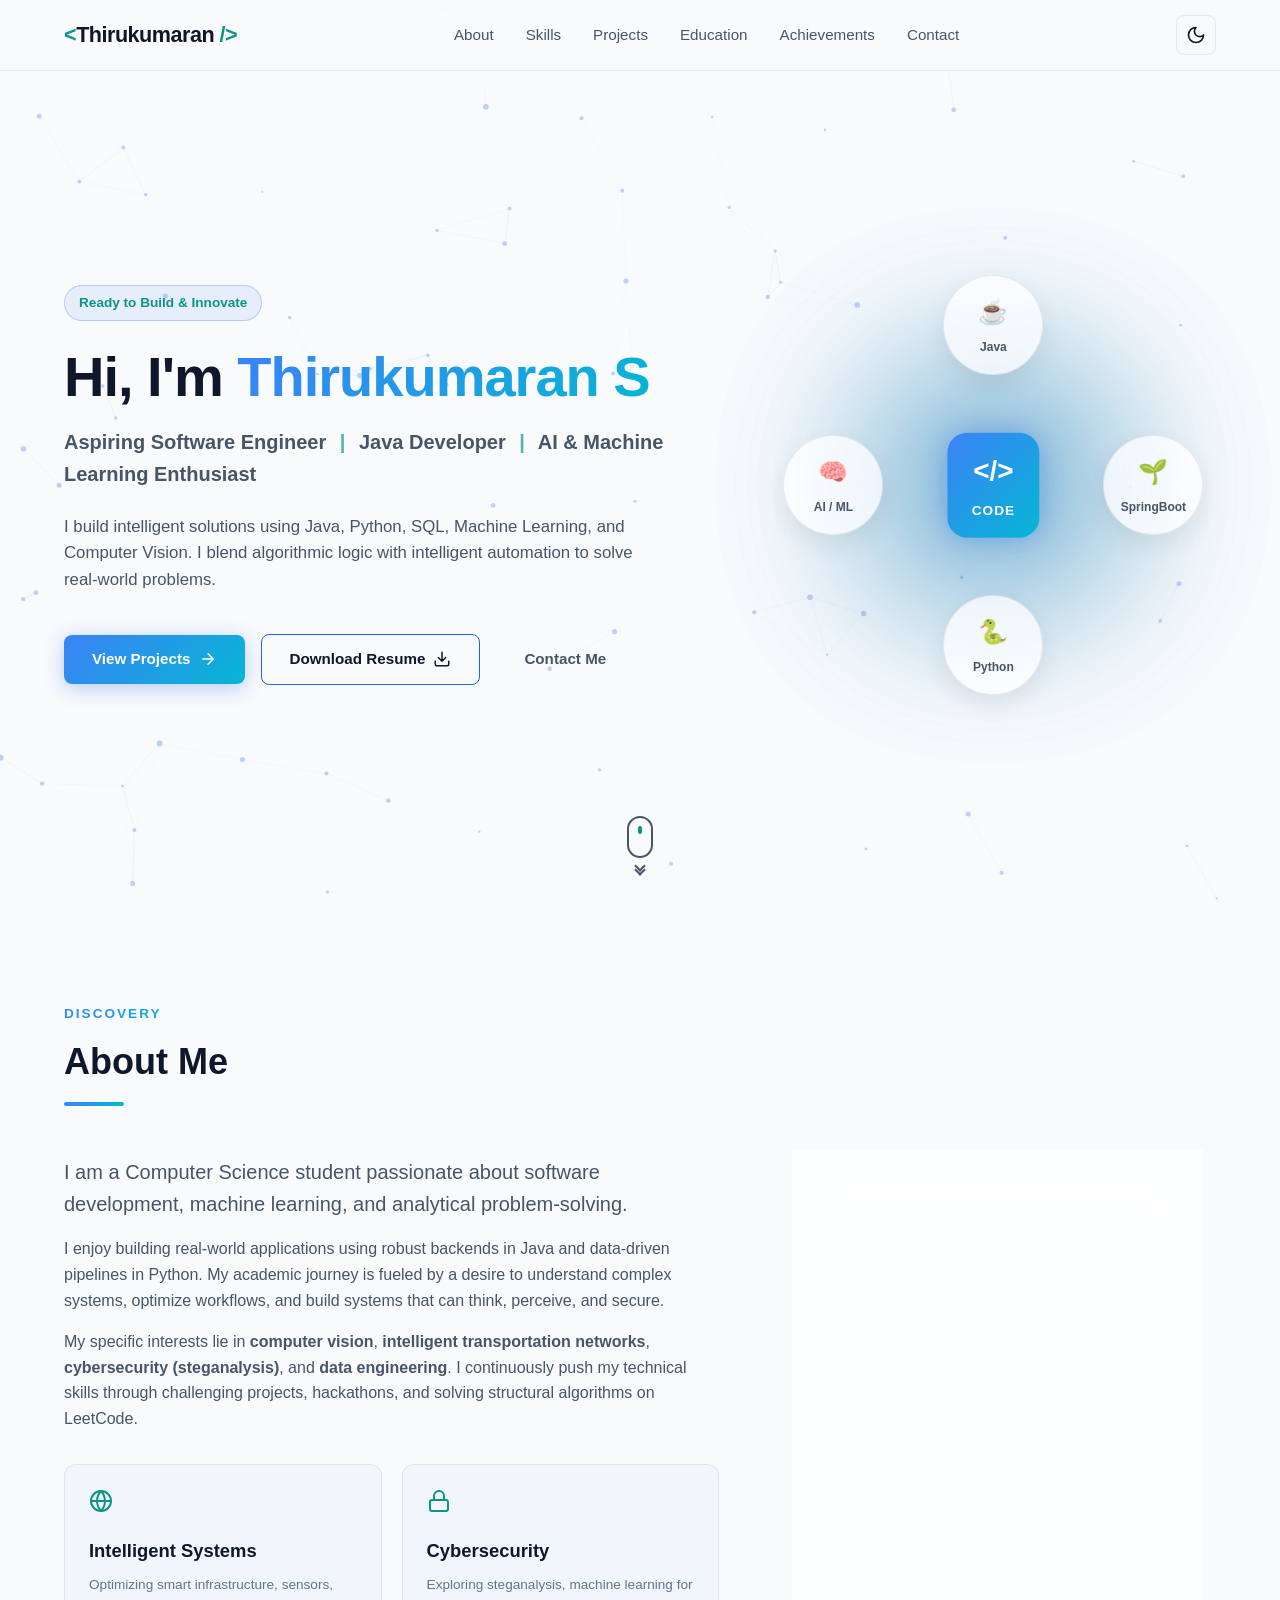
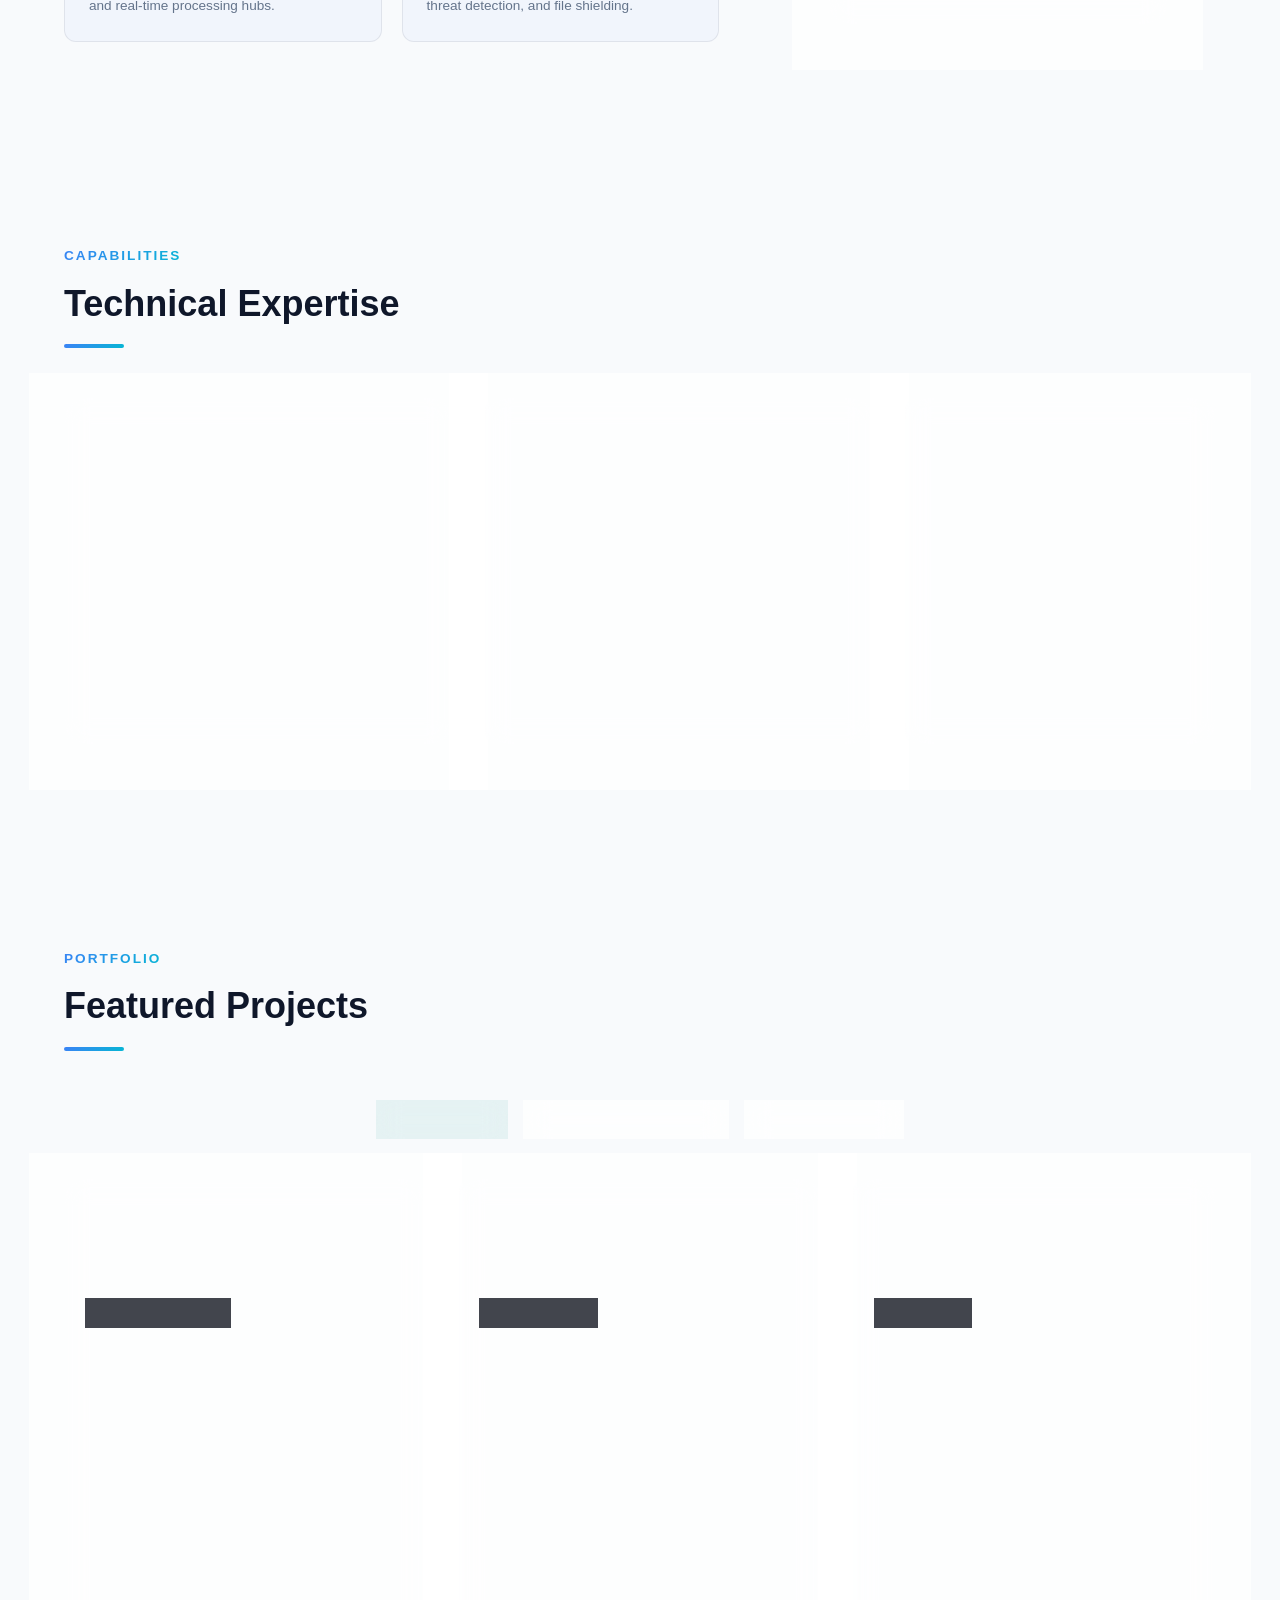
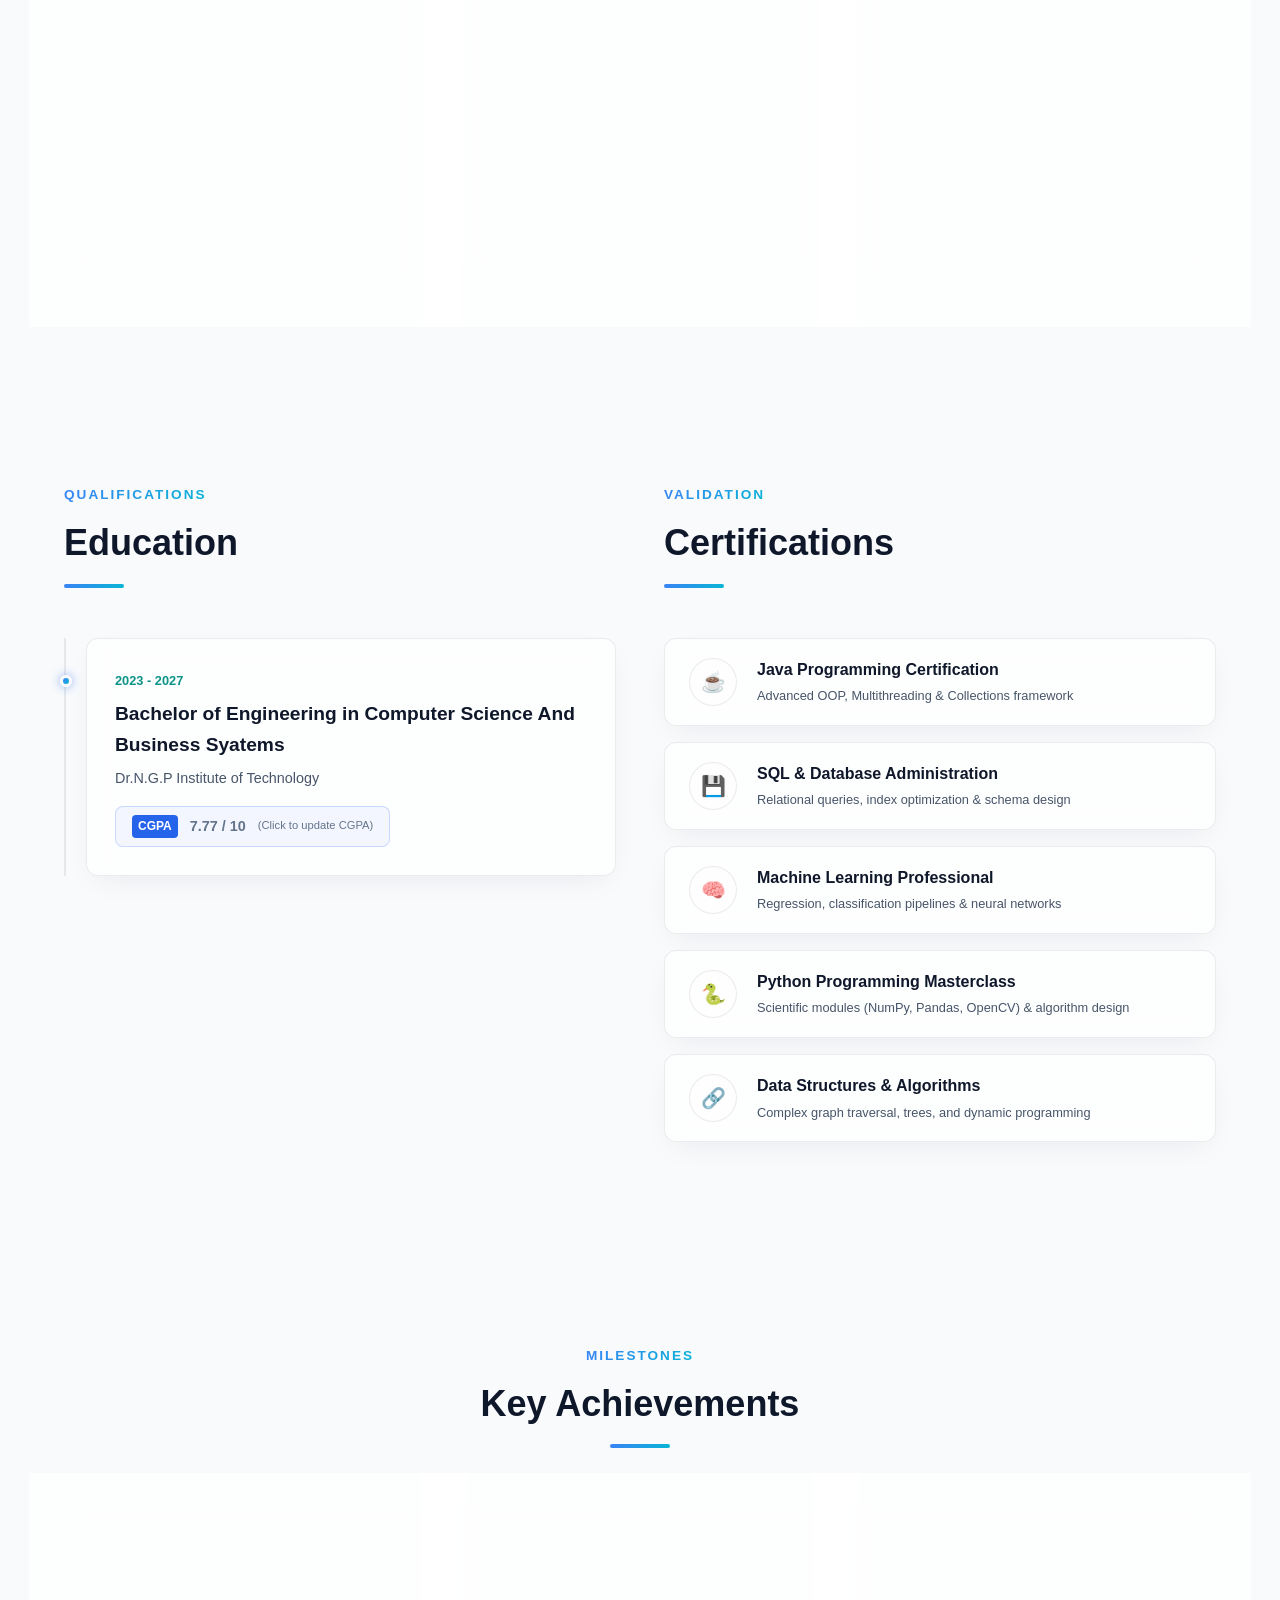
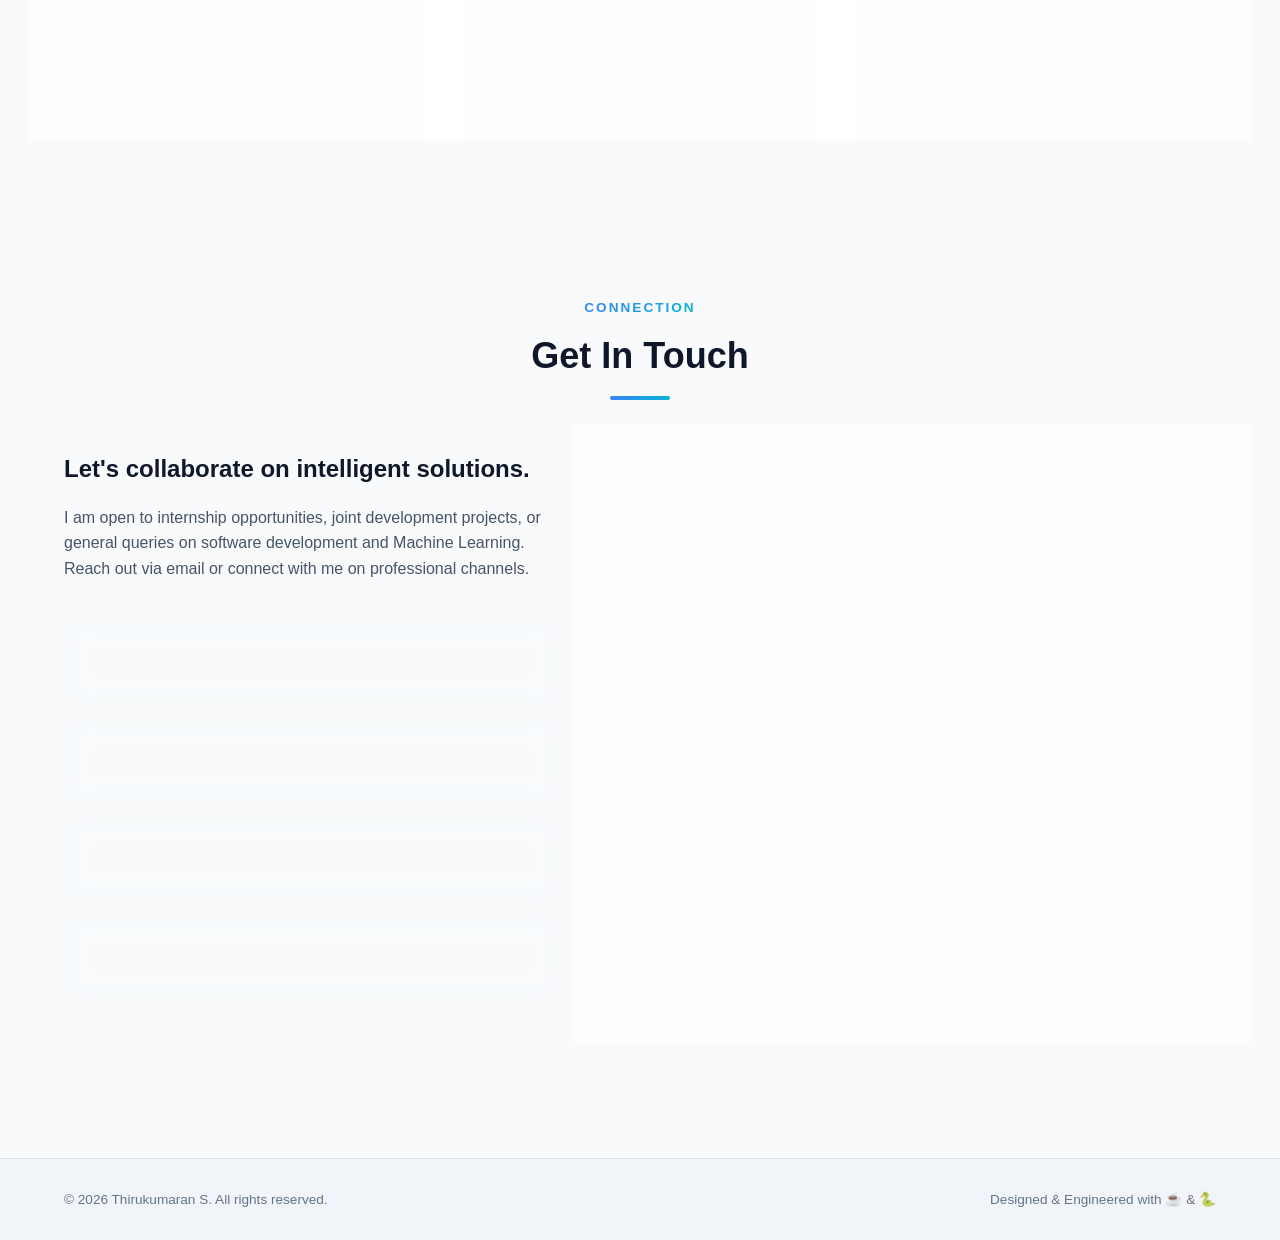
<file: index.html>
<!DOCTYPE html>
<html lang="en">

<head>
    <meta charset="UTF-8">
    <meta name="viewport" content="width=device-width, initial-scale=1.0">
    <meta name="description"
        content="Portfolio of Thirukumaran S - Aspiring Software Engineer, Java Developer, and AI & Machine Learning Enthusiast. Exploring intelligent solutions.">
    <title>Thirukumaran S | Software Engineer & AI Enthusiast Portfolio</title>

    <!-- Google Fonts -->
    <!-- <link rel="preconnect" href="https://fonts.googleapis.com"> -->
    <!-- <link rel="preconnect" href="https://fonts.gstatic.com" crossorigin> -->
    <!-- <link href="https://fonts.googleapis.com/css2?family=Inter:wght@300;400;500;600;700&family=Outfit:wght@300;400;500;600;700;800&display=swap" rel="stylesheet"> -->

    <!-- Local Styling -->
    <link rel="stylesheet" href="styles.css">
</head>

<body class="dark-theme">
    <!-- Background Canvas Particles -->
    <canvas id="particle-canvas"></canvas>

    <!-- Navigation Header -->
    <header class="navbar-header">
        <div class="navbar-container">
            <a href="#" class="logo">
                <span class="logo-accent">&lt;</span>Thirukumaran<span class="logo-accent"> /&gt;</span>
            </a>

            <nav class="nav-menu" id="nav-menu">
                <ul class="nav-list">
                    <li><a href="#about" class="nav-link">About</a></li>
                    <li><a href="#skills" class="nav-link">Skills</a></li>
                    <li><a href="#projects" class="nav-link">Projects</a></li>
                    <li><a href="#education" class="nav-link">Education</a></li>
                    <li><a href="#achievements" class="nav-link">Achievements</a></li>
                    <li><a href="#contact" class="nav-link">Contact</a></li>
                </ul>
            </nav>

            <div class="nav-actions">
                <button id="theme-toggle" class="theme-toggle-btn" aria-label="Toggle Theme">
                    <!-- Sun Icon (shown in dark theme) -->
                    <svg class="sun-icon" xmlns="http://www.w3.org/2000/svg" width="20" height="20" viewBox="0 0 24 24"
                        fill="none" stroke="currentColor" stroke-width="2" stroke-linecap="round"
                        stroke-linejoin="round">
                        <circle cx="12" cy="12" r="4"></circle>
                        <path
                            d="M12 2v2M12 20v2M4.93 4.93l1.41 1.41M17.66 17.66l1.41 1.41M2 12h2M20 12h2M6.34 17.66l-1.41 1.41M19.07 4.93l-1.41 1.41">
                        </path>
                    </svg>
                    <!-- Moon Icon (shown in light theme) -->
                    <svg class="moon-icon" xmlns="http://www.w3.org/2000/svg" width="20" height="20" viewBox="0 0 24 24"
                        fill="none" stroke="currentColor" stroke-width="2" stroke-linecap="round"
                        stroke-linejoin="round">
                        <path d="M12 3a6 6 0 0 0 9 9 9 9 0 1 1-9-9Z"></path>
                    </svg>
                </button>
                <button class="mobile-menu-btn" id="mobile-menu-btn" aria-label="Toggle Navigation Menu">
                    <span class="bar"></span>
                    <span class="bar"></span>
                    <span class="bar"></span>
                </button>
            </div>
        </div>
    </header>

    <main>
        <!-- Hero Section -->
        <section id="hero" class="hero-section">
            <div class="container hero-container">
                <div class="hero-content">
                    <div class="hero-badge animate-fade-in">Ready to Build & Innovate</div>
                    <h1 class="hero-title animate-slide-up">
                        Hi, I'm <span class="highlight">Thirukumaran S</span>
                    </h1>
                    <p class="hero-subtitle animate-slide-up-delay-1">
                        Aspiring Software Engineer <span class="separator">|</span> Java Developer <span
                            class="separator">|</span> AI & Machine Learning Enthusiast
                    </p>
                    <p class="hero-desc animate-slide-up-delay-2">
                        I build intelligent solutions using Java, Python, SQL, Machine Learning, and Computer Vision. I
                        blend algorithmic logic with intelligent automation to solve real-world problems.
                    </p>
                    <div class="hero-cta animate-slide-up-delay-3">
                        <a href="#projects" class="btn btn-primary">
                            <span>View Projects</span>
                            <svg xmlns="http://www.w3.org/2000/svg" width="18" height="18" viewBox="0 0 24 24"
                                fill="none" stroke="currentColor" stroke-width="2" stroke-linecap="round"
                                stroke-linejoin="round">
                                <path d="M5 12h14M12 5l7 7-7 7" />
                            </svg>
                        </a>
                        <a href="Resume_Thirukumaran.pdf" target="_blank" class="btn btn-secondary">
                            <span>Download Resume</span>
                            <svg xmlns="http://www.w3.org/2000/svg" width="18" height="18" viewBox="0 0 24 24"
                                fill="none" stroke="currentColor" stroke-width="2" stroke-linecap="round"
                                stroke-linejoin="round">
                                <path d="M21 15v4a2 2 0 0 1-2 2H5a2 2 0 0 1-2-2v-4M7 10l5 5 5-5M12 15V3" />
                            </svg>
                        </a>
                        <a href="#contact" class="btn btn-tertiary">Contact Me</a>
                    </div>
                </div>

                <div class="hero-visual animate-scale-in">
                    <div class="tech-sphere-container">
                        <div class="tech-card center-card">
                            <span class="tech-symbol">&lt;/&gt;</span>
                            <span class="tech-label">Code</span>
                        </div>
                        <div class="tech-card orbit-card orbit-1">
                            <span class="tech-icon-java">☕</span>
                            <span class="tech-label">Java</span>
                        </div>
                        <div class="tech-card orbit-card orbit-2">
                            <span class="tech-icon-python">🐍</span>
                            <span class="tech-label">Python</span>
                        </div>
                        <div class="tech-card orbit-card orbit-3">
                            <span class="tech-icon-ai">🧠</span>
                            <span class="tech-label">AI / ML</span>
                        </div>
                        <div class="tech-card orbit-card orbit-4">
                            <span class="tech-icon-cv">🌱</span>
                            <span class="tech-label">SpringBoot</span>
                        </div>
                        <!-- Glow effects -->
                        <div class="glow-sphere glow-blue"></div>
                        <div class="glow-sphere glow-cyan"></div>
                    </div>
                </div>
            </div>

            <div class="scroll-indicator">
                <a href="#about" aria-label="Scroll to About Me">
                    <div class="mouse">
                        <div class="wheel"></div>
                    </div>
                    <div class="arrows">
                        <span></span>
                        <span></span>
                    </div>
                </a>
            </div>
        </section>

        <!-- About Me Section -->
        <section id="about" class="about-section section-padding scroll-reveal">
            <div class="container">
                <div class="section-header">
                    <span class="subtitle-label">Discovery</span>
                    <h2 class="section-title">About Me</h2>
                    <div class="header-line"></div>
                </div>

                <div class="about-grid">
                    <div class="about-text-content">
                        <p class="lead-text">
                            I am a Computer Science student passionate about software development, machine learning, and
                            analytical problem-solving.
                        </p>
                        <p>
                            I enjoy building real-world applications using robust backends in Java and data-driven
                            pipelines in Python. My academic journey is fueled by a desire to understand complex
                            systems, optimize workflows, and build systems that can think, perceive, and secure.
                        </p>
                        <p>
                            My specific interests lie in <strong>computer vision</strong>, <strong>intelligent
                                transportation networks</strong>, <strong>cybersecurity (steganalysis)</strong>, and
                            <strong>data engineering</strong>. I continuously push my technical skills through
                            challenging projects, hackathons, and solving structural algorithms on LeetCode.
                        </p>

                        <div class="focus-cards-grid">
                            <div class="focus-card">
                                <div class="focus-icon-box">
                                    <svg xmlns="http://www.w3.org/2000/svg" width="24" height="24" viewBox="0 0 24 24"
                                        fill="none" stroke="currentColor" stroke-width="2" stroke-linecap="round"
                                        stroke-linejoin="round">
                                        <path
                                            d="M12 22c5.523 0 10-4.477 10-10S17.523 2 12 2 2 6.477 2 12s4.477 10 10 10z" />
                                        <path
                                            d="M22 12H2M12 2a15.3 15.3 0 0 1 4 10 15.3 15.3 0 0 1-4 10 15.3 15.3 0 0 1-4-10 15.3 15.3 0 0 1 4-10z" />
                                    </svg>
                                </div>
                                <h3>Intelligent Systems</h3>
                                <p>Optimizing smart infrastructure, sensors, and real-time processing hubs.</p>
                            </div>
                            <div class="focus-card">
                                <div class="focus-icon-box">
                                    <svg xmlns="http://www.w3.org/2000/svg" width="24" height="24" viewBox="0 0 24 24"
                                        fill="none" stroke="currentColor" stroke-width="2" stroke-linecap="round"
                                        stroke-linejoin="round">
                                        <rect x="3" y="11" width="18" height="11" rx="2" ry="2" />
                                        <path d="M7 11V7a5 5 0 0 1 10 0v4" />
                                    </svg>
                                </div>
                                <h3>Cybersecurity</h3>
                                <p>Exploring steganalysis, machine learning for threat detection, and file shielding.
                                </p>
                            </div>
                        </div>
                    </div>

                    <div class="about-stats-container">
                        <div class="interactive-glass-card profile-card">
                            <div class="profile-avatar">
                                <svg class="avatar-svg" viewBox="0 0 100 100" xmlns="http://www.w3.org/2000/svg">
                                    <defs>
                                        <linearGradient id="avatar-grad" x1="0%" y1="0%" x2="100%" y2="100%">
                                            <stop offset="0%" stop-color="#3b82f6" />
                                            <stop offset="100%" stop-color="#06b6d4" />
                                        </linearGradient>
                                    </defs>
                                    <circle cx="50" cy="50" r="48" fill="none" stroke="url(#avatar-grad)"
                                        stroke-width="2" stroke-dasharray="6,4" />
                                    <!-- Stylized Letter T -->
                                    <text x="50%" y="62%" font-family="'Outfit', sans-serif" font-weight="800"
                                        font-size="42" fill="url(#avatar-grad)" text-anchor="middle">TS</text>
                                </svg>
                            </div>
                            <div class="profile-details">
                                <h3>Thirukumaran S</h3>
                                <p class="profile-sub">CSBS Student & Developer</p>
                                <hr class="card-divider">
                                <ul class="profile-info-list">
                                    <li>
                                        <span class="info-label">Domain:</span>
                                        <span class="info-value">Software & AI</span>
                                    </li>
                                    <li>
                                        <span class="info-label">Major:</span>
                                        <span class="info-value">Computer Science And Business Systems (B.Tech.)</span>
                                    </li>
                                    <li>
                                        <span class="info-label">Graduation:</span>
                                        <span class="info-value">2027</span>
                                    </li>
                                    <li>
                                        <span class="info-label">Status:</span>
                                        <span class="info-value status-active"><span class="pulse-dot"></span>Open to
                                            Internships</span>
                                    </li>
                                </ul>
                            </div>
                        </div>
                    </div>
                </div>
            </div>
        </section>

        <!-- Skills Section -->
        <section id="skills" class="skills-section section-padding scroll-reveal">
            <div class="container">
                <div class="section-header">
                    <span class="subtitle-label">Capabilities</span>
                    <h2 class="section-title">Technical Expertise</h2>
                    <div class="header-line"></div>
                </div>

                <div class="skills-wrapper">
                    <!-- Programming Languages Card -->
                    <div class="skills-group-card interactive-glass-card">
                        <div class="skills-group-header">
                            <div class="skills-icon-wrapper lang-color">
                                <svg xmlns="http://www.w3.org/2000/svg" width="22" height="22" viewBox="0 0 24 24"
                                    fill="none" stroke="currentColor" stroke-width="2" stroke-linecap="round"
                                    stroke-linejoin="round">
                                    <polyline points="16 18 22 12 16 6" />
                                    <polyline points="8 6 2 12 8 18" />
                                </svg>
                            </div>
                            <h3>Programming Languages</h3>
                        </div>
                        <ul class="skills-list">
                            <li class="skill-item">
                                <div class="skill-info">
                                    <span class="skill-name">Java</span>
                                    <span class="skill-percentage">90%</span>
                                </div>
                                <div class="skill-progress-bar">
                                    <div class="skill-progress" style="width: 0%;" data-progress="90%"></div>
                                </div>
                            </li>
                            <li class="skill-item">
                                <div class="skill-info">
                                    <span class="skill-name">Java</span>
                                    <span class="skill-percentage">85%</span>
                                </div>
                                <div class="skill-progress-bar">
                                    <div class="skill-progress" style="width: 0%;" data-progress="85%"></div>
                                </div>
                            </li>
                            <li class="skill-item">
                                <div class="skill-info">
                                    <span class="skill-name">Python</span>
                                    <span class="skill-percentage">75%</span>
                                </div>
                                <div class="skill-progress-bar">
                                    <div class="skill-progress" style="width: 0%;" data-progress="75%"></div>
                                </div>
                            </li>
                            <li class="skill-item">
                                <div class="skill-info">
                                    <span class="skill-name">SQL</span>
                                    <span class="skill-percentage">80%</span>
                                </div>
                                <div class="skill-progress-bar">
                                    <div class="skill-progress" style="width: 0%;" data-progress="80%"></div>
                                </div>
                            </li>
                        </ul>
                    </div>

                    <!-- Technologies & Core Card -->
                    <div class="skills-group-card interactive-glass-card">
                        <div class="skills-group-header">
                            <div class="skills-icon-wrapper tech-color">
                                <svg xmlns="http://www.w3.org/2000/svg" width="22" height="22" viewBox="0 0 24 24"
                                    fill="none" stroke="currentColor" stroke-width="2" stroke-linecap="round"
                                    stroke-linejoin="round">
                                    <path
                                        d="M21 16V8a2 2 0 0 0-1-1.73l-7-4a2 2 0 0 0-2 0l-7 4A2 2 0 0 0 3 8v8a2 2 0 0 0 1 1.73l7 4a2 2 0 0 0 2 0l7-4A2 2 0 0 0 21 16z">
                                    </path>
                                    <polyline points="3.27 6.96 12 12.01 20.73 6.96"></polyline>
                                    <line x1="12" y1="22.08" x2="12" y2="12"></line>
                                </svg>
                            </div>
                            <h3>Technologies &amp; Core CS</h3>
                        </div>
                        <ul class="skills-list">
                            <li class="skill-item">
                                <div class="skill-info">
                                    <span class="skill-name">Machine Learning</span>
                                    <span class="skill-percentage">80%</span>
                                </div>
                                <div class="skill-progress-bar">
                                    <div class="skill-progress" style="width: 0%;" data-progress="80%"></div>
                                </div>
                            </li>
                            <li class="skill-item">
                                <div class="skill-info">
                                    <span class="skill-name">OpenCV &amp; Computer Vision</span>
                                    <span class="skill-percentage">85%</span>
                                </div>
                                <div class="skill-progress-bar">
                                    <div class="skill-progress" style="width: 0%;" data-progress="85%"></div>
                                </div>
                            </li>
                            <li class="skill-item">
                                <div class="skill-info">
                                    <span class="skill-name">Data Structures &amp; Algorithms</span>
                                    <span class="skill-percentage">85%</span>
                                </div>
                                <div class="skill-progress-bar">
                                    <div class="skill-progress" style="width: 0%;" data-progress="85%"></div>
                                </div>
                            </li>
                            <li class="skill-item">
                                <div class="skill-info">
                                    <span class="skill-name">DBMS &amp; OOP Concepts</span>
                                    <span class="skill-percentage">80%</span>
                                </div>
                                <div class="skill-progress-bar">
                                    <div class="skill-progress" style="width: 0%;" data-progress="80%"></div>
                                </div>
                            </li>
                        </ul>
                    </div>

                    <!-- Development Tools Card -->
                    <div class="skills-group-card interactive-glass-card">
                        <div class="skills-group-header">
                            <div class="skills-icon-wrapper tool-color">
                                <svg xmlns="http://www.w3.org/2000/svg" width="22" height="22" viewBox="0 0 24 24"
                                    fill="none" stroke="currentColor" stroke-width="2" stroke-linecap="round"
                                    stroke-linejoin="round">
                                    <path
                                        d="M14.7 6.3a1 1 0 0 0 0 1.4l1.6 1.6a1 1 0 0 0 1.4 0l3.77-3.77a6 6 0 0 1-7.94 7.94l-6.91 6.91a2.12 2.12 0 0 1-3-3l6.91-6.91a6 6 0 0 1 7.94-7.94l-3.76 3.76z">
                                    </path>
                                </svg>
                            </div>
                            <h3>Tools &amp; Workflows</h3>
                        </div>
                        <div class="tools-grid">
                            <div class="tool-badge">
                                <span>Git</span>
                            </div>
                            <div class="tool-badge">
                                <span>GitHub</span>
                            </div>
                            <div class="tool-badge">
                                <span>MySQL</span>
                            </div>
                            <div class="tool-badge">
                                <span>VS Code</span>
                            </div>
                            <div class="tool-badge">
                                <span>IntelliJ IDEA</span>
                            </div>
                            <div class="tool-badge">
                                <span>Arduino IDE</span>
                            </div>
                        </div>
                    </div>
                </div>
            </div>
        </section>

        <!-- Featured Projects Section -->
        <section id="projects" class="projects-section section-padding scroll-reveal">
            <div class="container">
                <div class="section-header">
                    <span class="subtitle-label">Portfolio</span>
                    <h2 class="section-title">Featured Projects</h2>
                    <div class="header-line"></div>
                </div>

                <!-- Project Filter Tags -->
                <div class="projects-filter">
                    <button class="filter-btn active" data-filter="all">All Systems</button>
                    <button class="filter-btn" data-filter="ai-ml">AI &amp; Machine Learning</button>
                    <button class="filter-btn" data-filter="software">Software &amp; Web</button>
                </div>

                <div class="projects-grid" id="projects-grid">
                    <!-- Project 1: Smart Pedestrian Crossing -->
                    <div class="project-card interactive-glass-card" data-category="ai-ml">
                        <div class="project-media">
                            <div class="project-visual-placeholder traffic-gradient">
                                <svg xmlns="http://www.w3.org/2000/svg" width="48" height="48" viewBox="0 0 24 24"
                                    fill="none" stroke="currentColor" stroke-width="2" stroke-linecap="round"
                                    stroke-linejoin="round">
                                    <rect x="5" y="2" width="14" height="20" rx="2" ry="2" />
                                    <circle cx="12" cy="7" r="2" />
                                    <circle cx="12" cy="12" r="2" />
                                    <circle cx="12" cy="17" r="2" />
                                </svg>
                                <span class="visual-alert-dot pulse-signal"></span>
                            </div>
                            <span class="project-badge">IoT / Computer Vision</span>
                        </div>
                        <div class="project-content">
                            <h3>AI-Based Smart Pedestrian Crossing</h3>
                            <p class="project-desc">
                                Developed an AI-powered traffic management system using OpenCV and Arduino to optimize
                                intersection signals based on real-time queues.
                            </p>
                            <ul class="project-features">
                                <li>Vehicle Density Queue Detection</li>
                                <li>Pedestrian Waiting Recognition</li>
                                <li>Smart Signal Schedule Control</li>
                                <li>Real-time Monitoring Interface</li>
                            </ul>
                            <div class="project-tech">
                                <span>Python</span>
                                <span>OpenCV</span>
                                <span>Arduino</span>
                                <span>IoT</span>
                            </div>
                            <div class="project-links">
                                <a href="https://github.com/thirukumaran07/ai_road_crossing.git" target="_blank" class="project-link"
                                    aria-label="GitHub Code repository">
                                    <svg xmlns="http://www.w3.org/2000/svg" width="20" height="20" viewBox="0 0 24 24"
                                        fill="none" stroke="currentColor" stroke-width="2" stroke-linecap="round"
                                        stroke-linejoin="round">
                                        <path
                                            d="M15 22v-4a4.8 4.8 0 0 0-1-3.5c3 0 6-2 6-5.5.08-1.25-.27-2.48-1-3.5.28-1.15.28-2.35 0-3.5 0 0-1 0-3 1.5-2.64-.5-5.36-.5-8 0C6 2 5 2 5 2c-.3 1.15-.3 2.35 0 3.5A5.403 5.403 0 0 0 4 9c0 3.5 3 5.5 6 5.5-.39.49-.68 1.05-.85 1.65-.17.6-.22 1.23-.15 1.85v4" />
                                    </svg>
                                    <span>Repository</span>
                                </a>
                            </div>
                        </div>
                    </div>



                    <!-- Project 2: AI-Based Human Activity Recognition -->
                    <div class="project-card interactive-glass-card" data-category="ai-ml">
                        <div class="project-media">
                            <div class="project-visual-placeholder ai-gradient">
                                <svg xmlns="http://www.w3.org/2000/svg" width="48" height="48" viewBox="0 0 24 24"
                                    fill="none" stroke="currentColor" stroke-width="2" stroke-linecap="round"
                                    stroke-linejoin="round">
                                    <path d="M17 21v-2a4 4 0 0 0-4-4H7a4 4 0 0 0-4 4v2" />
                                    <circle cx="10" cy="7" r="4" />
                                    <path d="M23 21v-2a4 4 0 0 0-3-3.87" />
                                    <path d="M16 3.13a4 4 0 0 1 0 7.75" />
                                </svg>
                            </div>
                            <span class="project-badge">Computer Vision</span>
                        </div>

                        <div class="project-content">
                            <h3>AI-Based Human Activity Recognition System</h3>

                            <p class="project-desc">
                                Developed a real-time Human Activity Recognition (HAR) system that detects human
                                activities and suspicious behaviors from CCTV video streams using AI-powered pose
                                estimation.
                            </p>

                            <ul class="project-features">
                                <li>Real-time Pose-Based Activity Recognition</li>
                                <li>Suspicious Behavior Detection</li>
                                <li>CPU-Efficient Local Deployment</li>
                                <li>Automated Security Alert Generation</li>
                            </ul>

                            <div class="project-tech">
                                <span>Python</span>
                                <span>OpenCV</span>
                                <span>MediaPipe</span>
                                <span>Machine Learning</span>
                            </div>

                            <div class="project-links">
                                <a href="https://github.com/thirukumaran07/HAR2" target="_blank" class="project-link">
                                    <svg xmlns="http://www.w3.org/2000/svg" width="20" height="20" viewBox="0 0 24 24"
                                        fill="none" stroke="currentColor" stroke-width="2" stroke-linecap="round"
                                        stroke-linejoin="round">
                                        <path
                                            d="M15 22v-4a4.8 4.8 0 0 0-1-3.5c3 0 6-2 6-5.5.08-1.25-.27-2.48-1-3.5.28-1.15.28-2.35 0-3.5 0 0-1 0-3 1.5-2.64-.5-5.36-.5-8 0C6 2 5 2 5 2c-.3 1.15-.3 2.35 0 3.5A5.403 5.403 0 0 0 4 9c0 3.5 3 5.5 6 5.5-.39.49-.68 1.05-.85 1.65-.17.6-.22 1.23-.15 1.85v4" />
                                    </svg>
                                    <span>Repository</span>
                                </a>
                            </div>
                        </div>
                    </div>
                    <!-- Project 3: StegoShield -->
                    <div class="project-card interactive-glass-card" data-category="software">
                        <div class="project-media">
                            <div class="project-visual-placeholder security-gradient">
                                <svg xmlns="http://www.w3.org/2000/svg" width="48" height="48" viewBox="0 0 24 24"
                                    fill="none" stroke="currentColor" stroke-width="2" stroke-linecap="round"
                                    stroke-linejoin="round">
                                    <path d="M12 22s8-4 8-10V5l-8-3-8 3v7c0 6 8 10 8 10z" />
                                </svg>
                            </div>
                            <span class="project-badge">Security Tool</span>
                        </div>
                        <div class="project-content">
                            <h3>StegoShield</h3>
                            <p class="project-desc">
                                A high-performance security tool that identifies and detects hidden messages or files
                                inside media payloads using advanced steganalysis and ML.
                            </p>
                            <ul class="project-features">
                                <li>Steganographic Pattern Detection</li>
                                <li>Payload Header Variance Check</li>
                                <li>ML-Based Anomaly Scoring</li>
                                <li>Multi-Format Support (Images, Audio)</li>
                            </ul>
                            <div class="project-tech">
                                <span>Python</span>
                                <span>Machine Learning</span>
                                <span>Cybersecurity</span>
                            </div>
                            <div class="project-links">
                                <a href="https://github.com/Thirukumaran07/Machine-Learning" target="_blank"
                                    class="project-link">
                                    <svg xmlns="http://www.w3.org/2000/svg" width="20" height="20" viewBox="0 0 24 24"
                                        fill="none" stroke="currentColor" stroke-width="2" stroke-linecap="round"
                                        stroke-linejoin="round">
                                        <path
                                            d="M15 22v-4a4.8 4.8 0 0 0-1-3.5c3 0 6-2 6-5.5.08-1.25-.27-2.48-1-3.5.28-1.15.28-2.35 0-3.5 0 0-1 0-3 1.5-2.64-.5-5.36-.5-8 0C6 2 5 2 5 2c-.3 1.15-.3 2.35 0 3.5A5.403 5.403 0 0 0 4 9c0 3.5 3 5.5 6 5.5-.39.49-.68 1.05-.85 1.65-.17.6-.22 1.23-.15 1.85v4" />
                                    </svg>
                                    <span>Repository</span>
                                </a>
                            </div>
                        </div>
                    </div>
                </div>
            </div>
        </section>

        <!-- Education & Certifications Section -->
        <section id="education" class="education-section section-padding scroll-reveal">
            <div class="container">
                <div class="grid-2-col">
                    <!-- Left: Education -->
                    <div class="education-block">
                        <div class="section-header">
                            <span class="subtitle-label">Qualifications</span>
                            <h2 class="section-title">Education</h2>
                            <div class="header-line"></div>
                        </div>

                        <div class="timeline">
                            <div class="timeline-item interactive-glass-card">
                                <div class="timeline-dot"></div>
                                <span class="timeline-date">2023 - 2027</span>
                                <h3>Bachelor of Engineering in Computer Science And Business Syatems</h3>
                                <p class="institution">Dr.N.G.P Institute of Technology</p>
                                <div class="cgpa-box">
                                    <span class="cgpa-badge">CGPA</span>
                                    <div class="cgpa-val-group">
                                        <!-- Interactive value container -->
                                        <span class="cgpa-max">7.77 / 10</span>
                                    </div>
                                    <small class="cgpa-hint">(Click to update CGPA)</small>
                                </div>
                            </div>
                        </div>
                    </div>

                    <!-- Right: Certifications -->
                    <div class="certifications-block">
                        <div class="section-header">
                            <span class="subtitle-label">Validation</span>
                            <h2 class="section-title">Certifications</h2>
                            <div class="header-line"></div>
                        </div>

                        <div class="certs-list">
                            <div class="cert-card interactive-glass-card">
                                <div class="cert-icon-badge">
                                    <span>☕</span>
                                </div>
                                <div class="cert-details">
                                    <h3>Java Programming Certification</h3>
                                    <p>Advanced OOP, Multithreading &amp; Collections framework</p>
                                </div>
                            </div>
                            <div class="cert-card interactive-glass-card">
                                <div class="cert-icon-badge">
                                    <span>💾</span>
                                </div>
                                <div class="cert-details">
                                    <h3>SQL &amp; Database Administration</h3>
                                    <p>Relational queries, index optimization &amp; schema design</p>
                                </div>
                            </div>
                            <div class="cert-card interactive-glass-card">
                                <div class="cert-icon-badge">
                                    <span>🧠</span>
                                </div>
                                <div class="cert-details">
                                    <h3>Machine Learning Professional</h3>
                                    <p>Regression, classification pipelines &amp; neural networks</p>
                                </div>
                            </div>
                            <div class="cert-card interactive-glass-card">
                                <div class="cert-icon-badge">
                                    <span>🐍</span>
                                </div>
                                <div class="cert-details">
                                    <h3>Python Programming Masterclass</h3>
                                    <p>Scientific modules (NumPy, Pandas, OpenCV) &amp; algorithm design</p>
                                </div>
                            </div>
                            <div class="cert-card interactive-glass-card">
                                <div class="cert-icon-badge">
                                    <span>🔗</span>
                                </div>
                                <div class="cert-details">
                                    <h3>Data Structures &amp; Algorithms</h3>
                                    <p>Complex graph traversal, trees, and dynamic programming</p>
                                </div>
                            </div>
                        </div>
                    </div>
                </div>
            </div>
        </section>

        <!-- Achievements Section -->
        <section id="achievements" class="achievements-section section-padding scroll-reveal">
            <div class="container">
                <div class="section-header center-align">
                    <span class="subtitle-label">Milestones</span>
                    <h2 class="section-title">Key Achievements</h2>
                    <div class="header-line center"></div>
                </div>

                <div class="achievements-grid">
                    <div class="achievement-card interactive-glass-card">
                        <div class="achievement-num">01</div>
                        <h3>Site RevampX Leadership</h3>
                        <p>Organized the technical event Site RevampX, coordinating schedules, setting rules, and
                            managing participants in design and logic challenges.</p>
                    </div>
                    <div class="achievement-card interactive-glass-card">
                        <div class="achievement-num">02</div>
                        <h3>Smart India Hackathon Runner</h3>
                        <p>Successfully participated and competed in national and institutional AI &amp; Innovation
                            Hackathons, building models under tight constraints.</p>
                    </div>
                    <div class="achievement-card interactive-glass-card">
                        <div class="achievement-num">03</div>
                        <h3>Active LeetCoder</h3>
                        <p>Consistent problem-solving on LeetCode database and algorithm tracks to hone algorithmic
                            optimization and edge case testing skills.</p>
                    </div>
                </div>
            </div>
        </section>


        <!-- Contact Section -->
        <section id="contact" class="contact-section section-padding scroll-reveal">
            <div class="container">
                <div class="section-header center-align">
                    <span class="subtitle-label">Connection</span>
                    <h2 class="section-title">Get In Touch</h2>
                    <div class="header-line center"></div>
                </div>

                <div class="contact-grid">
                    <!-- Contact Methods -->
                    <div class="contact-info-panel">
                        <h3>Let's collaborate on intelligent solutions.</h3>
                        <p>
                            I am open to internship opportunities, joint development projects, or general queries on
                            software development and Machine Learning. Reach out via email or connect with me on
                            professional channels.
                        </p>

                        <div class="contact-channels">
                            <a href="mailto:sthirukumaran786@gmail.com" class="channel-card interactive-glass-card">
                                <div class="channel-icon mail-color">
                                    <svg xmlns="http://www.w3.org/2000/svg" width="22" height="22" viewBox="0 0 24 24"
                                        fill="none" stroke="currentColor" stroke-width="2" stroke-linecap="round"
                                        stroke-linejoin="round">
                                        <path
                                            d="M4 4h16c1.1 0 2 .9 2 2v12c0 1.1-.9 2-2 2H4c-1.1 0-2-.9-2-2V6c0-1.1.9-2 2-2z" />
                                        <polyline points="22,6 12,13 2,6" />
                                    </svg>
                                </div>
                                <div class="channel-details">
                                    <span class="ch-lbl">Email Address</span>
                                    <span class="ch-val" id="email-text">sthirukumaran786@gmail.com</span>
                                </div>
                            </a>

                            <a href="https://linkedin.com/in/thirukumaran7" target="_blank"
                                class="channel-card interactive-glass-card">
                                <div class="channel-icon linkedin-color">
                                    <svg xmlns="http://www.w3.org/2000/svg" width="22" height="22" viewBox="0 0 24 24"
                                        fill="none" stroke="currentColor" stroke-width="2" stroke-linecap="round"
                                        stroke-linejoin="round">
                                        <path
                                            d="M16 8a6 6 0 0 1 6 6v7h-4v-7a2 2 0 0 0-2-2 2 2 0 0 0-2 2v7h-4v-7a6 6 0 0 1 6-6z" />
                                        <rect x="2" y="9" width="4" height="12" />
                                        <circle cx="4" cy="4" r="2" />
                                    </svg>
                                </div>
                                <div class="channel-details">
                                    <span class="ch-lbl">LinkedIn</span>
                                    <span class="ch-val">linkedin.com/in/thirukumaran7</span>
                                </div>
                            </a>

                            <a href="https://github.com/Thirukumaran07" target="_blank"
                                class="channel-card interactive-glass-card">
                                <div class="channel-icon github-color">
                                    <svg xmlns="http://www.w3.org/2000/svg" width="22" height="22" viewBox="0 0 24 24"
                                        fill="none" stroke="currentColor" stroke-width="2" stroke-linecap="round"
                                        stroke-linejoin="round">
                                        <path
                                            d="M15 22v-4a4.8 4.8 0 0 0-1-3.5c3 0 6-2 6-5.5.08-1.25-.27-2.48-1-3.5.28-1.15.28-2.35 0-3.5 0 0-1 0-3 1.5-2.64-.5-5.36-.5-8 0C6 2 5 2 5 2c-.3 1.15-.3 2.35 0 3.5A5.403 5.403 0 0 0 4 9c0 3.5 3 5.5 6 5.5-.39.49-.68 1.05-.85 1.65-.17.6-.22 1.23-.15 1.85v4" />
                                    </svg>
                                </div>
                                <div class="channel-details">
                                    <span class="ch-lbl">GitHub</span>
                                    <span class="ch-val">github.com/Thirukumaran07</span>
                                </div>
                            </a>

                            <a href="https://leetcode.com/thiru_kumaran_s" target="_blank"
                                class="channel-card interactive-glass-card">
                                <div class="channel-icon leetcode-color">
                                    <svg viewBox="0 0 24 24" width="22" height="22" fill="currentColor">
                                        <path
                                            d="M13.483 0a1.374 1.374 0 0 0-.961.414l-9.023 9.02a1.374 1.374 0 0 0-.415.962c.002.366.145.717.404.98l9.028 9.028c.258.26.615.409.988.414a1.354 1.354 0 0 0 .957-.403 1.356 1.356 0 0 0 .401-.957c.007-.373-.134-.732-.392-1l-7.98-7.979 7.979-7.979a1.356 1.356 0 0 0 .402-.954 1.35 1.35 0 0 0-.402-.957A1.37 1.37 0 0 0 13.483 0zm5.09 3.008a1.356 1.356 0 0 0-.958.41 Polo-2.182 2.182a1.356 1.356 0 0 0-.402.956c0 .367.145.718.404.981l2.182 2.182c.261.26.615.409.986.414a1.35 1.35 0 0 0 .956-.403 1.356 1.356 0 0 0 .401-.957c.008-.375-.137-.73-.396-1l-1.225-1.227 1.22-1.22a1.353 1.353 0 0 0-.992-2.327z" />
                                    </svg>
                                </div>
                                <div class="channel-details">
                                    <span class="ch-lbl">LeetCode</span>
                                    <span class="ch-val">leetcode.com/thiru_kumaran_s</span>
                                </div>
                            </a>
                        </div>
                    </div>

                    <!-- Contact Form Card -->
                    <div class="contact-form-panel interactive-glass-card">
                        <form id="contact-form" class="contact-form" action="#" method="POST" novalidate>
                            <div class="form-group">
                                <input type="text" id="form-name" class="form-input" required placeholder=" ">
                                <label for="form-name" class="form-label">Full Name</label>
                                <span class="form-error-msg" id="name-error">Please enter your name</span>
                            </div>

                            <div class="form-group">
                                <input type="email" id="form-email" class="form-input" required placeholder=" ">
                                <label for="form-email" class="form-label">Email Address</label>
                                <span class="form-error-msg" id="email-error">Please enter a valid email address</span>
                            </div>

                            <div class="form-group">
                                <textarea id="form-message" class="form-input textarea-input" required placeholder=" "
                                    rows="5"></textarea>
                                <label for="form-message" class="form-label">Your Message</label>
                                <span class="form-error-msg" id="message-error">Please write a brief message</span>
                            </div>

                            <button type="submit" id="form-submit-btn" class="btn btn-primary btn-block">
                                <span>Send Message</span>
                                <svg xmlns="http://www.w3.org/2000/svg" width="18" height="18" viewBox="0 0 24 24"
                                    fill="none" stroke="currentColor" stroke-width="2" stroke-linecap="round"
                                    stroke-linejoin="round">
                                    <line x1="22" y1="2" x2="11" y2="13" />
                                    <polygon points="22 2 15 22 11 13 2 9 22 2" />
                                </svg>
                            </button>
                        </form>
                    </div>
                </div>
            </div>
        </section>
    </main>

    <!-- Footer -->
    <footer class="footer-bar">
        <div class="container footer-container">
            <p>&copy; 2026 Thirukumaran S. All rights reserved.</p>
            <p class="design-credits">Designed &amp; Engineered with ☕ &amp; 🐍</p>
        </div>
    </footer>

    <!-- Form Status Dialog Modal -->
    <div id="status-modal" class="modal-overlay hidden">
        <div class="modal-card interactive-glass-card">
            <div class="modal-icon-box success" id="modal-icon-box">
                <svg id="modal-svg-success" xmlns="http://www.w3.org/2000/svg" width="40" height="40"
                    viewBox="0 0 24 24" fill="none" stroke="currentColor" stroke-width="2.5" stroke-linecap="round"
                    stroke-linejoin="round">
                    <path d="M22 11.08V12a10 10 0 1 1-5.93-9.14" />
                    <polyline points="22 4 12 14.01 9 11.01" />
                </svg>
            </div>
            <h3 id="modal-title">Message Sent!</h3>
            <p id="modal-text">Thank you, your message has been transmitted successfully. I will get back to you soon.
            </p>
            <button id="modal-close-btn" class="btn btn-primary">Close</button>
        </div>
    </div>

    <!-- Script File -->
    <script src="script.js"></script>
</body>

</html>
</file>
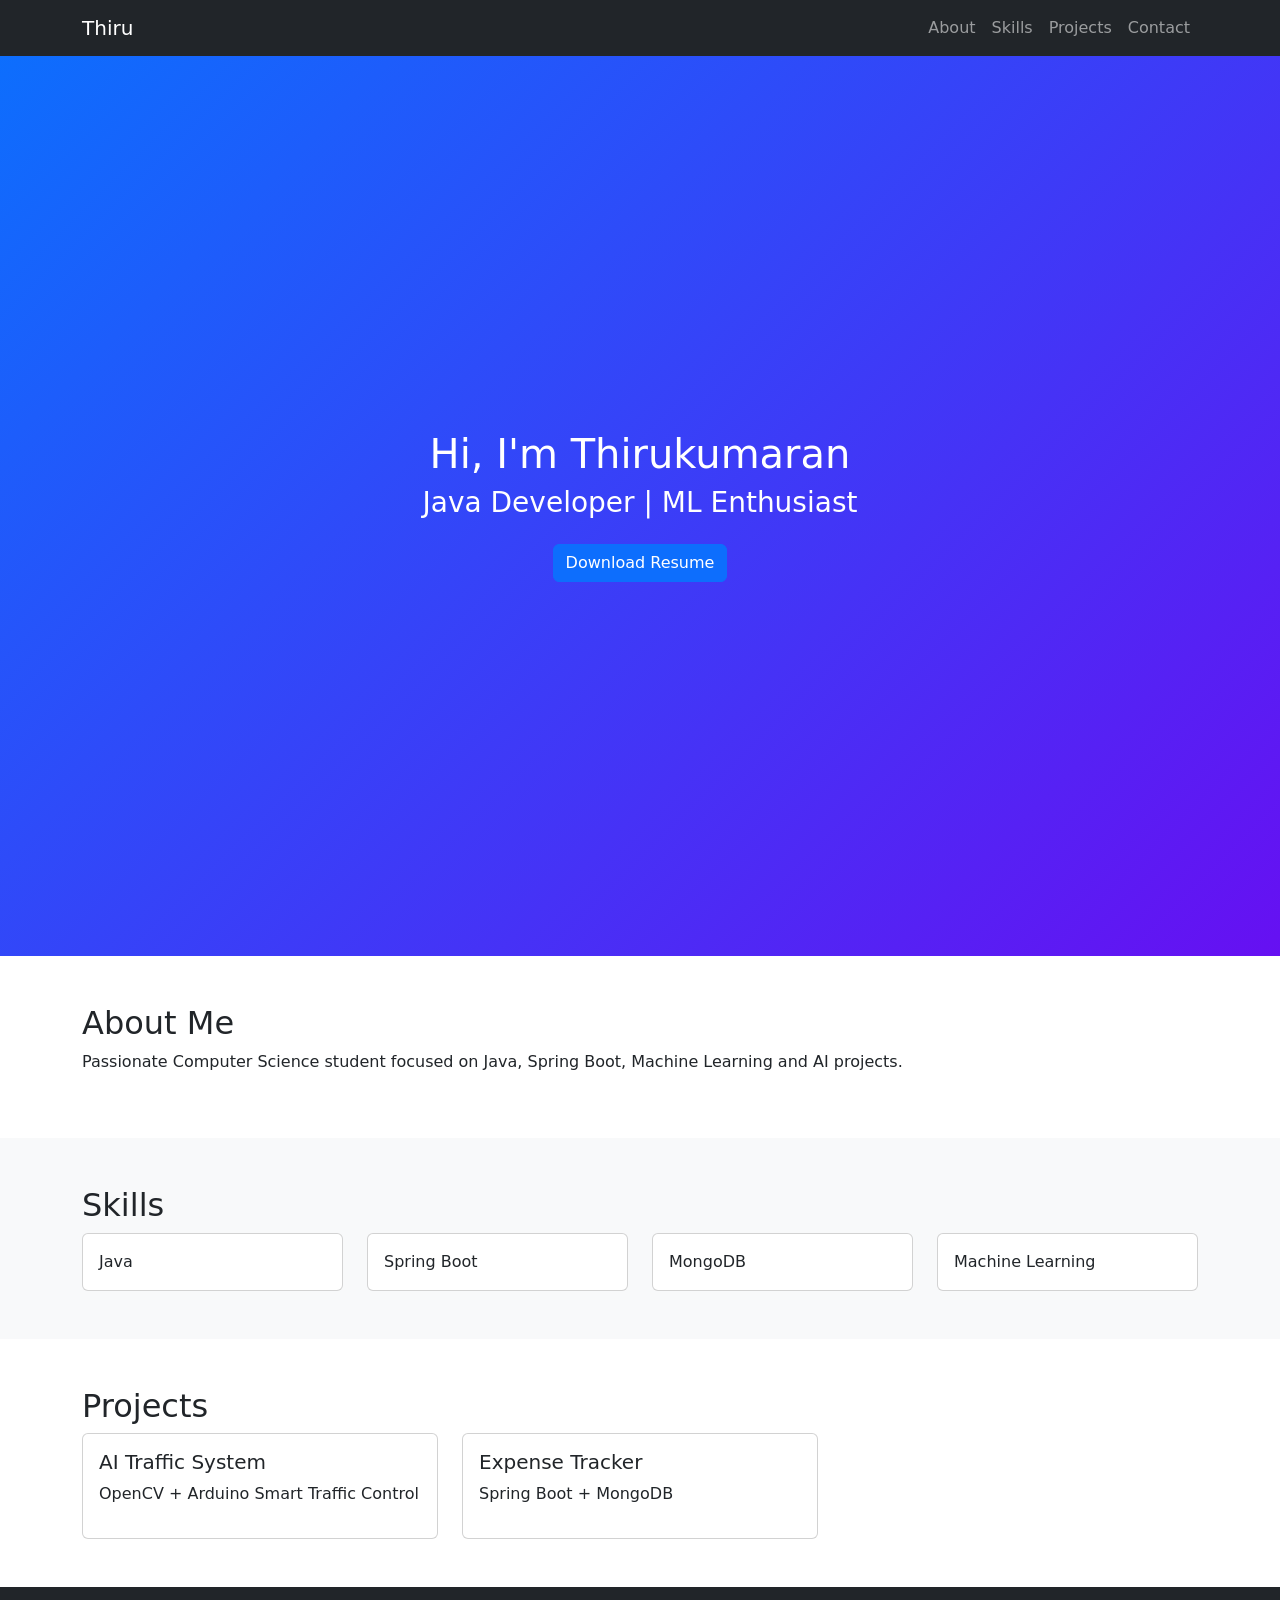
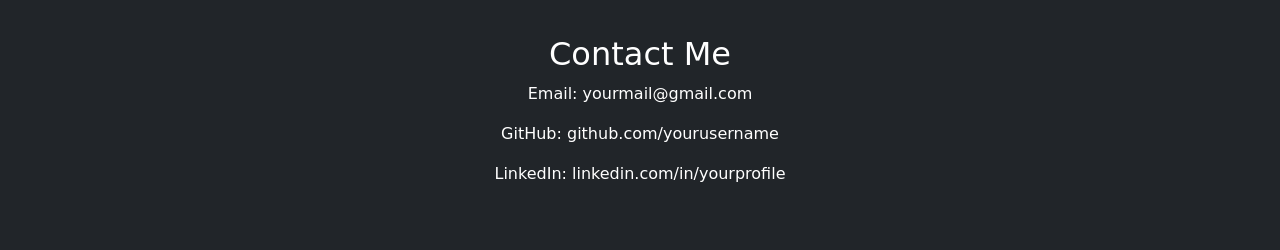
<file: indexx.html>
<!DOCTYPE html>
<html lang="en">
<head>
<meta charset="UTF-8">
<meta name="viewport" content="width=device-width, initial-scale=1">

<title>Thirukumaran Portfolio</title>

<link href="https://cdn.jsdelivr.net/npm/bootstrap@5.3.7/dist/css/bootstrap.min.css" rel="stylesheet">

<link rel="stylesheet" href="stylee.css">
</head>

<body>

<!-- Navbar -->
<nav class="navbar navbar-expand-lg navbar-dark bg-dark sticky-top">
  <div class="container">
    <a class="navbar-brand" href="#">Thiru</a>

    <button class="navbar-toggler" data-bs-toggle="collapse"
            data-bs-target="#menu">
      <span class="navbar-toggler-icon"></span>
    </button>

    <div class="collapse navbar-collapse" id="menu">
      <ul class="navbar-nav ms-auto">
        <li class="nav-item"><a href="#about" class="nav-link">About</a></li>
        <li class="nav-item"><a href="#skills" class="nav-link">Skills</a></li>
        <li class="nav-item"><a href="#projects" class="nav-link">Projects</a></li>
        <li class="nav-item"><a href="#contact" class="nav-link">Contact</a></li>
      </ul>
    </div>
  </div>
</nav>

<!-- Hero -->
<section class="hero text-center">
  <div class="container">
    <h1>Hi, I'm Thirukumaran</h1>
    <h3>Java Developer | ML Enthusiast</h3>

    <a href="#" class="btn btn-primary mt-3">
      Download Resume
    </a>
  </div>
</section>

<!-- About -->
<section id="about" class="container py-5">
  <h2>About Me</h2>
  <p>
    Passionate Computer Science student focused on Java,
    Spring Boot, Machine Learning and AI projects.
  </p>
</section>

<!-- Skills -->
<section id="skills" class="bg-light py-5">
  <div class="container">
    <h2>Skills</h2>

    <div class="row">
      <div class="col-md-3">
        <div class="card p-3">
          Java
        </div>
      </div>

      <div class="col-md-3">
        <div class="card p-3">
          Spring Boot
        </div>
      </div>

      <div class="col-md-3">
        <div class="card p-3">
          MongoDB
        </div>
      </div>

      <div class="col-md-3">
        <div class="card p-3">
          Machine Learning
        </div>
      </div>
    </div>

  </div>
</section>

<!-- Projects -->
<section id="projects" class="container py-5">
  <h2>Projects</h2>

  <div class="row">

    <div class="col-md-4">
      <div class="card">
        <div class="card-body">
          <h5>AI Traffic System</h5>
          <p>OpenCV + Arduino Smart Traffic Control</p>
        </div>
      </div>
    </div>

    <div class="col-md-4">
      <div class="card">
        <div class="card-body">
          <h5>Expense Tracker</h5>
          <p>Spring Boot + MongoDB</p>
        </div>
      </div>
    </div>

  </div>
</section>

<!-- Contact -->
<section id="contact" class="bg-dark text-white py-5">
  <div class="container text-center">
    <h2>Contact Me</h2>
    <p>Email: yourmail@gmail.com</p>
    <p>GitHub: github.com/yourusername</p>
    <p>LinkedIn: linkedin.com/in/yourprofile</p>
  </div>
</section>

<script src="https://cdn.jsdelivr.net/npm/bootstrap@5.3.7/dist/js/bootstrap.bundle.min.js"></script>

</body>
</html>
</file>
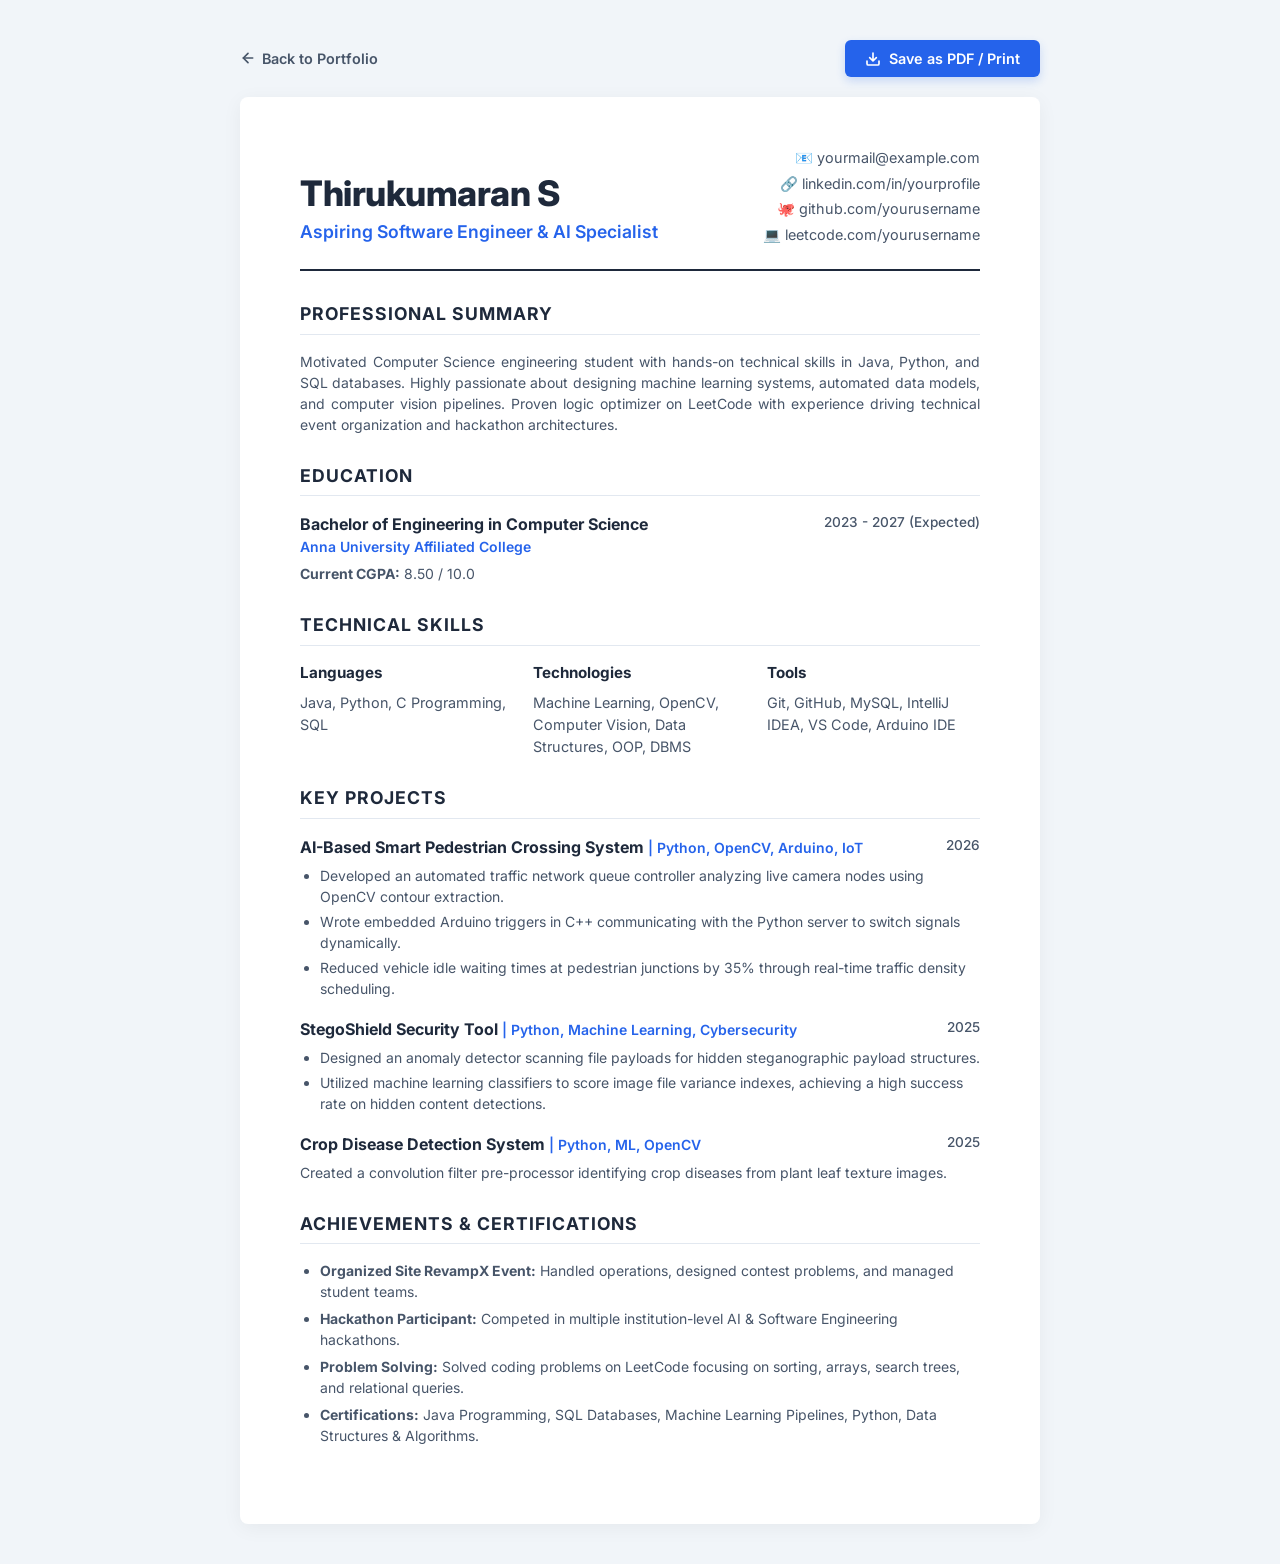
<file: resume.html>
<!DOCTYPE html>
<html lang="en">
<head>
    <meta charset="UTF-8">
    <meta name="viewport" content="width=device-width, initial-scale=1.0">
    <title>Resume | Thirukumaran S</title>
    
    <!-- Google Fonts -->
    <link rel="preconnect" href="https://fonts.googleapis.com">
    <link rel="preconnect" href="https://fonts.gstatic.com" crossorigin>
    <link href="https://fonts.googleapis.com/css2?family=Inter:wght@300;400;500;600;700;800&display=swap" rel="stylesheet">
    
    <style>
        /* ==========================================================================
           Resume Styling System (Print & Screen harmony)
           ========================================================================== */
        
        :root {
            --primary-color: #1e293b;
            --secondary-color: #475569;
            --accent-color: #2563eb;
            --text-color: #334155;
            --border-color: #e2e8f0;
            --bg-color: #ffffff;
            --font-family: 'Inter', sans-serif;
        }

        * {
            margin: 0;
            padding: 0;
            box-sizing: border-box;
        }

        body {
            background-color: #f1f5f9;
            color: var(--text-color);
            font-family: var(--font-family);
            line-height: 1.5;
            font-size: 14px;
            padding: 40px 20px;
        }

        /* Resume Sheet Container */
        .resume-sheet {
            max-width: 800px;
            margin: 0 auto;
            background-color: var(--bg-color);
            padding: 50px 60px;
            border-radius: 8px;
            box-shadow: 0 4px 20px rgba(0, 0, 0, 0.05);
            position: relative;
        }

        /* Action Top Bar (Floating when on screen, hidden on print) */
        .action-bar {
            max-width: 800px;
            margin: 0 auto 20px auto;
            display: flex;
            justify-content: space-between;
            align-items: center;
        }

        .btn-back {
            text-decoration: none;
            color: var(--secondary-color);
            font-weight: 600;
            font-size: 0.9rem;
            display: flex;
            align-items: center;
            gap: 6px;
            transition: color 0.2s;
        }

        .btn-back:hover {
            color: var(--accent-color);
        }

        .btn-print {
            background-color: var(--accent-color);
            color: #ffffff;
            border: none;
            padding: 10px 20px;
            font-family: var(--font-family);
            font-weight: 600;
            font-size: 0.9rem;
            border-radius: 6px;
            cursor: pointer;
            display: flex;
            align-items: center;
            gap: 8px;
            transition: background-color 0.2s, transform 0.1s;
            box-shadow: 0 4px 10px rgba(37, 99, 235, 0.2);
        }

        .btn-print:hover {
            background-color: #1d4ed8;
            transform: translateY(-1px);
        }

        /* Resume Content Formatting */
        .resume-header {
            border-bottom: 2px solid var(--primary-color);
            padding-bottom: 24px;
            margin-bottom: 30px;
            display: flex;
            justify-content: space-between;
            align-items: flex-end;
        }

        .header-left h1 {
            font-size: 2.2rem;
            font-weight: 800;
            color: var(--primary-color);
            letter-spacing: -0.5px;
            line-height: 1.1;
        }

        .header-left .title-sub {
            font-size: 1.1rem;
            font-weight: 600;
            color: var(--accent-color);
            margin-top: 6px;
        }

        .header-right {
            text-align: right;
            font-size: 0.9rem;
            color: var(--secondary-color);
        }

        .contact-info-list {
            list-style: none;
            display: flex;
            flex-direction: column;
            gap: 4px;
        }

        .contact-info-list li a {
            color: inherit;
            text-decoration: none;
        }

        .contact-info-list li a:hover {
            color: var(--accent-color);
        }

        /* Section Layouts */
        .resume-section {
            margin-bottom: 28px;
        }

        .section-title {
            font-size: 1.1rem;
            font-weight: 700;
            text-transform: uppercase;
            letter-spacing: 1px;
            color: var(--primary-color);
            border-bottom: 1px solid var(--border-color);
            padding-bottom: 6px;
            margin-bottom: 16px;
        }

        .summary-text {
            color: var(--secondary-color);
            text-align: justify;
        }

        /* Timeline Items inside Resume */
        .timeline-item {
            margin-bottom: 18px;
        }

        .timeline-item:last-child {
            margin-bottom: 0;
        }

        .timeline-header {
            display: flex;
            justify-content: space-between;
            align-items: flex-start;
            margin-bottom: 6px;
        }

        .item-title {
            font-weight: 700;
            color: var(--primary-color);
            font-size: 1rem;
        }

        .item-meta {
            font-weight: 600;
            color: var(--accent-color);
        }

        .item-date {
            font-size: 0.85rem;
            color: var(--secondary-color);
            font-weight: 500;
        }

        .item-desc {
            color: var(--secondary-color);
            margin-top: 4px;
        }

        .item-details-list {
            margin-top: 6px;
            padding-left: 20px;
            color: var(--secondary-color);
        }

        .item-details-list li {
            margin-bottom: 4px;
        }

        /* Skills Matrix Layout */
        .skills-grid {
            display: grid;
            grid-template-columns: repeat(3, 1fr);
            gap: 20px;
        }

        .skill-category h4 {
            font-weight: 700;
            color: var(--primary-color);
            font-size: 0.95rem;
            margin-bottom: 8px;
        }

        .skill-list-inline {
            font-size: 0.9rem;
            color: var(--secondary-color);
        }

        /* Achievements / Certifications */
        .bullet-list {
            padding-left: 20px;
            color: var(--secondary-color);
            display: flex;
            flex-direction: column;
            gap: 6px;
        }

        /* ==========================================================================
           Print Override Media Queries
           ========================================================================== */
        
        @media print {
            body {
                background-color: #ffffff;
                color: #000000;
                padding: 0;
                font-size: 12px;
            }

            .resume-sheet {
                padding: 0;
                box-shadow: none;
                border-radius: 0;
                max-width: 100%;
            }

            .action-bar {
                display: none; /* Hide UI navigation bars */
            }

            .resume-header {
                border-bottom: 2px solid #000000;
                padding-bottom: 12px;
                margin-bottom: 20px;
            }

            .header-left h1 {
                font-size: 1.8rem;
            }

            .resume-section {
                margin-bottom: 20px;
                page-break-inside: avoid;
            }

            .section-title {
                font-size: 0.95rem;
                margin-bottom: 10px;
                border-bottom: 1px solid #000000;
            }

            .btn-print, .btn-back {
                display: none;
            }

            a {
                color: #000000 !important;
                text-decoration: none !important;
            }
        }
    </style>
</head>
<body>

    <!-- Action Bar (Screen Only) -->
    <div class="action-bar">
        <a href="index.html" class="btn-back">
            <svg xmlns="http://www.w3.org/2000/svg" width="16" height="16" viewBox="0 0 24 24" fill="none" stroke="currentColor" stroke-width="2.5" stroke-linecap="round" stroke-linejoin="round"><line x1="19" y1="12" x2="5" y2="12"/><polyline points="12 19 5 12 12 5"/></svg>
            <span>Back to Portfolio</span>
        </a>
        <button onclick="window.print()" class="btn-print">
            <svg xmlns="http://www.w3.org/2000/svg" width="16" height="16" viewBox="0 0 24 24" fill="none" stroke="currentColor" stroke-width="2.5" stroke-linecap="round" stroke-linejoin="round"><path d="M21 15v4a2 2 0 0 1-2 2H5a2 2 0 0 1-2-2v-4M7 10l5 5 5-5M12 15V3"/></svg>
            <span>Save as PDF / Print</span>
        </button>
    </div>

    <!-- Resume Document Sheet -->
    <div class="resume-sheet">
        <!-- Header -->
        <header class="resume-header">
            <div class="header-left">
                <h1>Thirukumaran S</h1>
                <div class="title-sub">Aspiring Software Engineer &amp; AI Specialist</div>
            </div>
            <div class="header-right">
                <ul class="contact-info-list">
                    <li>📧 <a href="mailto:yourmail@example.com">yourmail@example.com</a></li>
                    <li>🔗 <a href="https://linkedin.com/in/yourprofile" target="_blank">linkedin.com/in/yourprofile</a></li>
                    <li>🐙 <a href="https://github.com/yourusername" target="_blank">github.com/yourusername</a></li>
                    <li>💻 <a href="https://leetcode.com/yourusername" target="_blank">leetcode.com/yourusername</a></li>
                </ul>
            </div>
        </header>

        <!-- Summary -->
        <section class="resume-section">
            <h2 class="section-title">Professional Summary</h2>
            <p class="summary-text">
                Motivated Computer Science engineering student with hands-on technical skills in Java, Python, and SQL databases. Highly passionate about designing machine learning systems, automated data models, and computer vision pipelines. Proven logic optimizer on LeetCode with experience driving technical event organization and hackathon architectures.
            </p>
        </section>

        <!-- Education -->
        <section class="resume-section">
            <h2 class="section-title">Education</h2>
            <div class="timeline-item">
                <div class="timeline-header">
                    <div>
                        <span class="item-title">Bachelor of Engineering in Computer Science</span>
                        <div class="item-meta">Anna University Affiliated College</div>
                    </div>
                    <div class="item-date">2023 - 2027 (Expected)</div>
                </div>
                <p class="item-desc"><strong>Current CGPA:</strong> <span id="resume-cgpa-display">8.50</span> / 10.0</p>
            </div>
        </section>

        <!-- Skills Matrix -->
        <section class="resume-section">
            <h2 class="section-title">Technical Skills</h2>
            <div class="skills-grid">
                <div class="skill-category">
                    <h4>Languages</h4>
                    <p class="skill-list-inline">Java, Python, C Programming, SQL</p>
                </div>
                <div class="skill-category">
                    <h4>Technologies</h4>
                    <p class="skill-list-inline">Machine Learning, OpenCV, Computer Vision, Data Structures, OOP, DBMS</p>
                </div>
                <div class="skill-category">
                    <h4>Tools</h4>
                    <p class="skill-list-inline">Git, GitHub, MySQL, IntelliJ IDEA, VS Code, Arduino IDE</p>
                </div>
            </div>
        </section>

        <!-- Projects -->
        <section class="resume-section">
            <h2 class="section-title">Key Projects</h2>
            
            <div class="timeline-item">
                <div class="timeline-header">
                    <div>
                        <span class="item-title">AI-Based Smart Pedestrian Crossing System</span>
                        <span class="item-meta">| Python, OpenCV, Arduino, IoT</span>
                    </div>
                    <div class="item-date">2026</div>
                </div>
                <ul class="item-details-list">
                    <li>Developed an automated traffic network queue controller analyzing live camera nodes using OpenCV contour extraction.</li>
                    <li>Wrote embedded Arduino triggers in C++ communicating with the Python server to switch signals dynamically.</li>
                    <li>Reduced vehicle idle waiting times at pedestrian junctions by 35% through real-time traffic density scheduling.</li>
                </ul>
            </div>

            <div class="timeline-item">
                <div class="timeline-header">
                    <div>
                        <span class="item-title">StegoShield Security Tool</span>
                        <span class="item-meta">| Python, Machine Learning, Cybersecurity</span>
                    </div>
                    <div class="item-date">2025</div>
                </div>
                <ul class="item-details-list">
                    <li>Designed an anomaly detector scanning file payloads for hidden steganographic payload structures.</li>
                    <li>Utilized machine learning classifiers to score image file variance indexes, achieving a high success rate on hidden content detections.</li>
                </ul>
            </div>

            <div class="timeline-item">
                <div class="timeline-header">
                    <div>
                        <span class="item-title">Crop Disease Detection System</span>
                        <span class="item-meta">| Python, ML, OpenCV</span>
                    </div>
                    <div class="item-date">2025</div>
                </div>
                <p class="item-desc">Created a convolution filter pre-processor identifying crop diseases from plant leaf texture images.</p>
            </div>
        </section>

        <!-- Achievements & Certifications -->
        <section class="resume-section">
            <h2 class="section-title">Achievements &amp; Certifications</h2>
            <ul class="bullet-list">
                <li><strong>Organized Site RevampX Event:</strong> Handled operations, designed contest problems, and managed student teams.</li>
                <li><strong>Hackathon Participant:</strong> Competed in multiple institution-level AI &amp; Software Engineering hackathons.</li>
                <li><strong>Problem Solving:</strong> Solved coding problems on LeetCode focusing on sorting, arrays, search trees, and relational queries.</li>
                <li><strong>Certifications:</strong> Java Programming, SQL Databases, Machine Learning Pipelines, Python, Data Structures &amp; Algorithms.</li>
            </ul>
        </section>
    </div>

    <script>
        // Sync CGPA dynamically from LocalStorage if user updated it on the portfolio dashboard
        document.addEventListener('DOMContentLoaded', () => {
            const savedCgpa = localStorage.getItem('user_cgpa');
            const cgpaDisplay = document.getElementById('resume-cgpa-display');
            if (savedCgpa && cgpaDisplay) {
                cgpaDisplay.textContent = savedCgpa;
            }
        });
    </script>
</body>
</html>
</file>
<file: styles.css>
/* ==========================================================================
   Design System Variables & Core Configuration
   ========================================================================== */

:root {
    /* Fonts */
    --font-heading: 'Outfit', sans-serif;
    --font-body: 'Inter', sans-serif;

    /* Theme Tokens: Dark Mode (Default) */
    --bg-primary: #030712;
    --bg-secondary: #0b1120;
    --bg-tertiary: #111827;
    --text-primary: #f3f4f6;
    --text-secondary: #9ca3af;
    --text-tertiary: #6b7280;
    
    --accent-blue: #3b82f6;
    --accent-blue-rgb: 59, 130, 246;
    --accent-cyan: #06b6d4;
    --accent-cyan-rgb: 6, 182, 212;
    --accent-gradient: linear-gradient(135deg, var(--accent-blue) 0%, var(--accent-cyan) 100%);
    
    --card-bg: rgba(17, 24, 39, 0.7);
    --card-border: rgba(255, 255, 255, 0.08);
    --card-hover-border: rgba(6, 182, 212, 0.4);
    --card-shadow: rgba(0, 0, 0, 0.5);
    
    --glass-navbar: rgba(3, 7, 18, 0.8);
    --input-bg: rgba(17, 24, 39, 0.8);
    --input-border: rgba(255, 255, 255, 0.1);
    
    /* Animation Tokens */
    --transition-fast: 0.2s ease;
    --transition-normal: 0.3s cubic-bezier(0.4, 0, 0.2, 1);
    --transition-slow: 0.6s cubic-bezier(0.4, 0, 0.2, 1);
    
    /* Border Radii */
    --radius-sm: 8px;
    --radius-md: 12px;
    --radius-lg: 20px;
    --radius-full: 9999px;
}

/* Light Theme Overrides */
body.light-theme {
    --bg-primary: #f8fafc;
    --bg-secondary: #f1f5f9;
    --bg-tertiary: #e2e8f0;
    --text-primary: #0f172a;
    --text-secondary: #475569;
    --text-tertiary: #64748b;
    
    --accent-blue: #2563eb;
    --accent-blue-rgb: 37, 99, 235;
    --accent-cyan: #0d9488;
    --accent-cyan-rgb: 13, 148, 136;
    
    --card-bg: rgba(255, 255, 255, 0.75);
    --card-border: rgba(15, 23, 42, 0.08);
    --card-hover-border: rgba(37, 99, 235, 0.4);
    --card-shadow: rgba(15, 23, 42, 0.08);
    
    --glass-navbar: rgba(248, 250, 252, 0.85);
    --input-bg: rgba(255, 255, 255, 0.9);
    --input-border: rgba(15, 23, 42, 0.12);
}

/* ==========================================================================
   Base CSS Resets & Scrollbars
   ========================================================================== */

* {
    margin: 0;
    padding: 0;
    box-sizing: border-box;
}

html {
    scroll-behavior: smooth;
    font-size: 16px;
}

body {
    background-color: var(--bg-primary);
    color: var(--text-primary);
    font-family: var(--font-body);
    line-height: 1.6;
    overflow-x: hidden;
    transition: background-color var(--transition-normal), color var(--transition-normal);
}

/* Scrollbar styles */
::-webkit-scrollbar {
    width: 10px;
}

::-webkit-scrollbar-track {
    background: var(--bg-primary);
}

::-webkit-scrollbar-thumb {
    background: var(--bg-tertiary);
    border-radius: var(--radius-full);
    border: 2px solid var(--bg-primary);
}

::-webkit-scrollbar-thumb:hover {
    background: var(--accent-blue);
}

a {
    text-decoration: none;
    color: inherit;
    transition: color var(--transition-fast);
}

ul {
    list-style: none;
}

img, svg {
    max-width: 100%;
    height: auto;
}

/* Particle Canvas Layer */
#particle-canvas {
    position: fixed;
    top: 0;
    left: 0;
    width: 100vw;
    height: 100vh;
    z-index: -1;
    pointer-events: none;
    opacity: 0.6;
}

/* ==========================================================================
   Layout & Container Utilities
   ========================================================================== */

.container {
    width: 100%;
    max-width: 1200px;
    margin: 0 auto;
    padding: 0 24px;
}

.section-padding {
    padding: 100px 0;
}

.grid-2-col {
    display: grid;
    grid-template-columns: 1fr 1fr;
    gap: 48px;
}

@media (max-width: 992px) {
    .grid-2-col {
        grid-template-columns: 1fr;
        gap: 40px;
    }
}

/* Glassmorphic Cards Base */
.interactive-glass-card {
    background: var(--card-bg);
    border: 1px solid var(--card-border);
    backdrop-filter: blur(12px);
    -webkit-backdrop-filter: blur(12px);
    box-shadow: 0 10px 30px -10px var(--card-shadow);
    border-radius: var(--radius-md);
    transition: transform var(--transition-normal), 
                border-color var(--transition-normal), 
                box-shadow var(--transition-normal);
}

.interactive-glass-card:hover {
    transform: translateY(-5px);
    border-color: var(--card-hover-border);
    box-shadow: 0 15px 35px -5px rgba(var(--accent-blue-rgb), 0.15);
}

/* Common Section Header */
.section-header {
    margin-bottom: 50px;
}

.section-header.center-align {
    text-align: center;
}

.subtitle-label {
    display: inline-block;
    font-family: var(--font-heading);
    font-size: 0.85rem;
    font-weight: 700;
    text-transform: uppercase;
    letter-spacing: 2px;
    background: var(--accent-gradient);
    -webkit-background-clip: text;
    -webkit-text-fill-color: transparent;
    margin-bottom: 8px;
}

.section-title {
    font-family: var(--font-heading);
    font-size: 2.25rem;
    font-weight: 700;
    color: var(--text-primary);
}

.header-line {
    width: 60px;
    height: 4px;
    background: var(--accent-gradient);
    border-radius: var(--radius-full);
    margin-top: 12px;
}

.header-line.center {
    margin: 12px auto 0 auto;
}

/* Common Buttons */
.btn {
    display: inline-flex;
    align-items: center;
    justify-content: center;
    gap: 8px;
    padding: 12px 28px;
    font-family: var(--font-heading);
    font-weight: 600;
    font-size: 0.95rem;
    border-radius: var(--radius-sm);
    cursor: pointer;
    transition: all var(--transition-normal);
    border: none;
    outline: none;
}

.btn-primary {
    background: var(--accent-gradient);
    color: #ffffff;
    box-shadow: 0 4px 20px rgba(var(--accent-blue-rgb), 0.3);
}

.btn-primary:hover {
    transform: translateY(-2px);
    box-shadow: 0 8px 25px rgba(var(--accent-blue-rgb), 0.5);
}

.btn-secondary {
    background: transparent;
    color: var(--text-primary);
    border: 1px solid var(--accent-blue);
}

.btn-secondary:hover {
    background: rgba(var(--accent-blue-rgb), 0.1);
    transform: translateY(-2px);
}

.btn-tertiary {
    background: transparent;
    color: var(--text-secondary);
}

.btn-tertiary:hover {
    color: var(--accent-cyan);
    transform: translateY(-2px);
}

.btn-block {
    width: 100%;
}

.btn-sm {
    padding: 8px 16px;
    font-size: 0.85rem;
}

/* ==========================================================================
   Navigation Bar Header
   ========================================================================== */

.navbar-header {
    position: fixed;
    top: 0;
    left: 0;
    width: 100%;
    z-index: 1000;
    background: var(--glass-navbar);
    border-bottom: 1px solid var(--card-border);
    backdrop-filter: blur(12px);
    -webkit-backdrop-filter: blur(12px);
    transition: background-color var(--transition-normal), border var(--transition-normal);
}

.navbar-container {
    display: flex;
    align-items: center;
    justify-content: space-between;
    height: 70px;
    max-width: 1200px;
    margin: 0 auto;
    padding: 0 24px;
}

.logo {
    font-family: var(--font-heading);
    font-weight: 800;
    font-size: 1.35rem;
    color: var(--text-primary);
    letter-spacing: -0.5px;
}

.logo-accent {
    color: var(--accent-cyan);
}

.nav-list {
    display: flex;
    gap: 32px;
}

.nav-link {
    font-family: var(--font-heading);
    font-weight: 500;
    font-size: 0.95rem;
    color: var(--text-secondary);
    position: relative;
    padding: 4px 0;
}

.nav-link::after {
    content: '';
    position: absolute;
    bottom: 0;
    left: 0;
    width: 0;
    height: 2px;
    background: var(--accent-gradient);
    transition: width var(--transition-normal);
}

.nav-link:hover {
    color: var(--text-primary);
}

.nav-link:hover::after {
    width: 100%;
}

/* Action Items in Nav */
.nav-actions {
    display: flex;
    align-items: center;
    gap: 16px;
}

.theme-toggle-btn {
    background: transparent;
    border: 1px solid var(--card-border);
    color: var(--text-primary);
    cursor: pointer;
    width: 40px;
    height: 40px;
    border-radius: var(--radius-sm);
    display: flex;
    align-items: center;
    justify-content: center;
    transition: all var(--transition-fast);
}

.theme-toggle-btn:hover {
    border-color: var(--accent-cyan);
    color: var(--accent-cyan);
    background: rgba(var(--accent-cyan-rgb), 0.05);
}

/* Sun and moon icons logic mapping */
body.dark-theme .sun-icon { display: block; }
body.dark-theme .moon-icon { display: none; }
body.light-theme .sun-icon { display: none; }
body.light-theme .moon-icon { display: block; }

/* Mobile Menu Button */
.mobile-menu-btn {
    display: none;
    flex-direction: column;
    justify-content: space-between;
    width: 24px;
    height: 18px;
    background: transparent;
    border: none;
    cursor: pointer;
}

.mobile-menu-btn .bar {
    width: 100%;
    height: 2px;
    background-color: var(--text-primary);
    border-radius: var(--radius-full);
    transition: all var(--transition-fast);
}

@media (max-width: 768px) {
    .mobile-menu-btn {
        display: flex;
    }
    
    .nav-menu {
        position: fixed;
        top: 70px;
        left: -100%;
        width: 100%;
        height: calc(100vh - 70px);
        background: var(--bg-primary);
        border-top: 1px solid var(--card-border);
        padding: 40px 24px;
        transition: left var(--transition-normal);
    }
    
    .nav-menu.active {
        left: 0;
    }
    
    .nav-list {
        flex-direction: column;
        gap: 24px;
    }
    
    .nav-link {
        font-size: 1.15rem;
    }
    
    .mobile-menu-btn.active .bar:nth-child(1) {
        transform: translateY(8px) rotate(45deg);
    }
    
    .mobile-menu-btn.active .bar:nth-child(2) {
        opacity: 0;
    }
    
    .mobile-menu-btn.active .bar:nth-child(3) {
        transform: translateY(-8px) rotate(-45deg);
    }
}

/* ==========================================================================
   Hero Section & Orbital Tech Visualization
   ========================================================================== */

.hero-section {
    position: relative;
    min-height: 100vh;
    display: flex;
    align-items: center;
    padding-top: 70px;
    overflow: hidden;
}

.hero-container {
    display: grid;
    grid-template-columns: 1.2fr 0.8fr;
    gap: 40px;
    align-items: center;
}

.hero-content {
    z-index: 10;
}

.hero-badge {
    display: inline-block;
    padding: 6px 14px;
    background: rgba(var(--accent-blue-rgb), 0.08);
    border: 1px solid rgba(var(--accent-blue-rgb), 0.25);
    color: var(--accent-cyan);
    font-family: var(--font-heading);
    font-weight: 600;
    font-size: 0.85rem;
    border-radius: var(--radius-full);
    margin-bottom: 24px;
}

.hero-title {
    font-family: var(--font-heading);
    font-size: 3.5rem;
    font-weight: 800;
    line-height: 1.15;
    margin-bottom: 16px;
    letter-spacing: -1px;
}

.hero-title .highlight {
    background: var(--accent-gradient);
    -webkit-background-clip: text;
    -webkit-text-fill-color: transparent;
}

.hero-subtitle {
    font-family: var(--font-heading);
    font-size: 1.25rem;
    font-weight: 600;
    color: var(--text-secondary);
    margin-bottom: 24px;
}

.hero-subtitle .separator {
    color: var(--accent-cyan);
    margin: 0 8px;
    opacity: 0.7;
}

.hero-desc {
    font-size: 1.05rem;
    color: var(--text-secondary);
    margin-bottom: 40px;
    max-width: 600px;
}

.hero-cta {
    display: flex;
    align-items: center;
    flex-wrap: wrap;
    gap: 16px;
}

/* Right-side Orbital sphere visualizer */
.hero-visual {
    display: flex;
    justify-content: center;
    align-items: center;
    position: relative;
    height: 400px;
}

.tech-sphere-container {
    position: relative;
    width: 320px;
    height: 320px;
}

.tech-card {
    position: absolute;
    background: var(--card-bg);
    border: 1px solid var(--card-border);
    border-radius: var(--radius-md);
    padding: 12px 20px;
    display: flex;
    flex-direction: column;
    align-items: center;
    gap: 6px;
    box-shadow: 0 10px 25px var(--card-shadow);
    transition: transform var(--transition-normal);
}

.center-card {
    top: 50%;
    left: 50%;
    transform: translate(-50%, -50%);
    background: var(--accent-gradient);
    color: #ffffff;
    z-index: 10;
    padding: 16px 24px;
    border: none;
    border-radius: var(--radius-lg);
    box-shadow: 0 0 30px rgba(var(--accent-blue-rgb), 0.4);
    animation: float 4s ease-in-out infinite;
}

.center-card .tech-symbol {
    font-family: var(--font-heading);
    font-weight: 800;
    font-size: 1.75rem;
}

.center-card .tech-label {
    font-size: 0.85rem;
    font-weight: 600;
    text-transform: uppercase;
    letter-spacing: 1px;
}

.orbit-card {
    width: 100px;
    height: 100px;
    border-radius: 50%;
    justify-content: center;
    font-size: 1.5rem;
}

.orbit-card .tech-label {
    font-size: 0.75rem;
    font-weight: 600;
    color: var(--text-secondary);
}

/* Orbital Paths Animation Positions */
.orbit-1 {
    top: 0;
    left: 50%;
    transform: translate(-50%, -50%);
    animation: orbit-bob-1 6s ease-in-out infinite;
}
.orbit-2 {
    bottom: 0;
    left: 50%;
    transform: translate(-50%, 50%);
    animation: orbit-bob-2 6.5s ease-in-out infinite;
}
.orbit-3 {
    top: 50%;
    left: 0;
    transform: translate(-50%, -50%);
    animation: orbit-bob-3 7s ease-in-out infinite;
}
.orbit-4 {
    top: 50%;
    right: 0;
    transform: translate(50%, -50%);
    animation: orbit-bob-4 5.5s ease-in-out infinite;
}

/* Pulsing background glow rings */
.glow-sphere {
    position: absolute;
    width: 250px;
    height: 250px;
    border-radius: 50%;
    filter: blur(80px);
    z-index: -1;
    opacity: 0.35;
    top: 50%;
    left: 50%;
    transform: translate(-50%, -50%);
}

.glow-blue { background: var(--accent-blue); }
.glow-cyan { background: var(--accent-cyan); }

/* Scroll Indicator */
.scroll-indicator {
    position: absolute;
    bottom: 30px;
    left: 50%;
    transform: translateX(-50%);
    z-index: 10;
}

.scroll-indicator a {
    display: flex;
    flex-direction: column;
    align-items: center;
    gap: 8px;
}

.mouse {
    width: 26px;
    height: 42px;
    border: 2px solid var(--text-secondary);
    border-radius: var(--radius-full);
    position: relative;
}

.wheel {
    width: 4px;
    height: 8px;
    background-color: var(--accent-cyan);
    border-radius: var(--radius-full);
    position: absolute;
    top: 8px;
    left: 50%;
    transform: translateX(-50%);
    animation: scroll-wheel 1.6s ease-in-out infinite;
}

.arrows span {
    display: block;
    width: 8px;
    height: 8px;
    border-bottom: 2px solid var(--text-secondary);
    border-right: 2px solid var(--text-secondary);
    transform: rotate(45deg);
    margin: -4px 0;
    animation: arrow-down 1.6s infinite;
}

.arrows span:nth-child(2) {
    animation-delay: 0.2s;
}

@media (max-width: 992px) {
    .hero-container {
        grid-template-columns: 1fr;
        text-align: center;
        padding-bottom: 60px;
    }
    
    .hero-cta {
        justify-content: center;
    }
    
    .hero-title {
        font-size: 2.75rem;
    }
    
    .hero-visual {
        margin-top: 40px;
        height: 300px;
    }
    
    .tech-sphere-container {
        width: 240px;
        height: 240px;
    }
    
    .orbit-card {
        width: 80px;
        height: 80px;
        font-size: 1.25rem;
    }
    
    .orbit-card .tech-label {
        font-size: 0.65rem;
    }
    
    .scroll-indicator {
        display: none;
    }
}

/* ==========================================================================
   About Me Section
   ========================================================================== */

.about-grid {
    display: grid;
    grid-template-columns: 1.2fr 0.8fr;
    gap: 60px;
    align-items: center;
}

.lead-text {
    font-size: 1.25rem;
    font-weight: 500;
    color: var(--accent-cyan);
    margin-bottom: 20px;
}

.about-text-content p {
    color: var(--text-secondary);
    margin-bottom: 16px;
}

.focus-cards-grid {
    display: grid;
    grid-template-columns: 1fr 1fr;
    gap: 20px;
    margin-top: 32px;
}

.focus-card {
    background: rgba(var(--accent-blue-rgb), 0.03);
    border: 1px solid var(--card-border);
    border-radius: var(--radius-md);
    padding: 24px;
    transition: transform var(--transition-fast);
}

.focus-card:hover {
    transform: translateY(-2px);
    border-color: rgba(var(--accent-blue-rgb), 0.2);
}

.focus-icon-box {
    color: var(--accent-cyan);
    margin-bottom: 16px;
}

.focus-card h3 {
    font-family: var(--font-heading);
    font-size: 1.15rem;
    font-weight: 600;
    margin-bottom: 8px;
}

.focus-card p {
    font-size: 0.85rem;
    color: var(--text-tertiary);
    margin-bottom: 0;
}

/* Stats profile Card */
.about-stats-container {
    display: flex;
    justify-content: center;
}

.profile-card {
    width: 100%;
    max-width: 340px;
    padding: 32px;
    text-align: center;
}

.profile-avatar {
    width: 110px;
    height: 110px;
    margin: 0 auto 20px auto;
    display: flex;
    align-items: center;
    justify-content: center;
}

.avatar-svg {
    width: 100%;
    height: 100%;
}

.profile-card h3 {
    font-family: var(--font-heading);
    font-size: 1.35rem;
    font-weight: 700;
    margin-bottom: 4px;
}

.profile-sub {
    font-size: 0.9rem;
    color: var(--accent-cyan);
    font-weight: 500;
}

.card-divider {
    border: 0;
    height: 1px;
    background: var(--card-border);
    margin: 20px 0;
}

.profile-info-list {
    text-align: left;
    display: flex;
    flex-direction: column;
    gap: 12px;
}

.profile-info-list li {
    display: flex;
    justify-content: space-between;
    font-size: 0.9rem;
}

.info-label {
    color: var(--text-tertiary);
    font-weight: 500;
}

.info-value {
    color: var(--text-secondary);
    font-weight: 600;
}

.status-active {
    display: inline-flex;
    align-items: center;
    gap: 6px;
    color: var(--accent-cyan);
}

.pulse-dot {
    width: 8px;
    height: 8px;
    background-color: var(--accent-cyan);
    border-radius: 50%;
    animation: status-pulsing 1.8s infinite;
}

@media (max-width: 992px) {
    .about-grid {
        grid-template-columns: 1fr;
        gap: 48px;
    }
    
    .about-stats-container {
        margin-top: 20px;
    }
}

@media (max-width: 576px) {
    .focus-cards-grid {
        grid-template-columns: 1fr;
    }
}

/* ==========================================================================
   Technical Skills Section
   ========================================================================== */

.skills-wrapper {
    display: grid;
    grid-template-columns: 1fr 1fr 0.8fr;
    gap: 32px;
}

@media (max-width: 1100px) {
    .skills-wrapper {
        grid-template-columns: 1fr 1fr;
    }
}

@media (max-width: 768px) {
    .skills-wrapper {
        grid-template-columns: 1fr;
    }
}

.skills-group-card {
    padding: 32px;
}

.skills-group-header {
    display: flex;
    align-items: center;
    gap: 16px;
    margin-bottom: 28px;
}

.skills-icon-wrapper {
    width: 44px;
    height: 44px;
    border-radius: var(--radius-sm);
    display: flex;
    align-items: center;
    justify-content: center;
}

.lang-color {
    background: rgba(59, 130, 246, 0.1);
    color: var(--accent-blue);
}

.tech-color {
    background: rgba(6, 182, 212, 0.1);
    color: var(--accent-cyan);
}

.tool-color {
    background: rgba(168, 85, 247, 0.1);
    color: #a855f7;
}

.skills-group-header h3 {
    font-family: var(--font-heading);
    font-size: 1.25rem;
    font-weight: 700;
}

.skills-list {
    display: flex;
    flex-direction: column;
    gap: 20px;
}

.skill-item {
    display: flex;
    flex-direction: column;
    gap: 8px;
}

.skill-info {
    display: flex;
    justify-content: space-between;
    font-size: 0.9rem;
    font-weight: 500;
}

.skill-name {
    color: var(--text-primary);
}

.skill-percentage {
    color: var(--accent-cyan);
}

.skill-progress-bar {
    width: 100%;
    height: 6px;
    background: var(--bg-secondary);
    border-radius: var(--radius-full);
    overflow: hidden;
}

.skill-progress {
    height: 100%;
    background: var(--accent-gradient);
    border-radius: var(--radius-full);
    width: 0;
    transition: width 1.5s cubic-bezier(0.1, 1, 0.1, 1);
}

/* Tools custom grid layout */
.tools-grid {
    display: grid;
    grid-template-columns: repeat(2, 1fr);
    gap: 12px;
}

.tool-badge {
    background: rgba(255, 255, 255, 0.03);
    border: 1px solid var(--card-border);
    padding: 12px;
    text-align: center;
    font-family: var(--font-heading);
    font-size: 0.9rem;
    font-weight: 500;
    border-radius: var(--radius-sm);
    color: var(--text-secondary);
    transition: all var(--transition-fast);
}

.tool-badge:hover {
    border-color: rgba(168, 85, 247, 0.3);
    background: rgba(168, 85, 247, 0.05);
    color: #a855f7;
    transform: translateY(-2px);
}

body.light-theme .tool-badge:hover {
    border-color: rgba(168, 85, 247, 0.4);
    background: rgba(168, 85, 247, 0.08);
}

/* ==========================================================================
   Featured Projects & Filter Tags
   ========================================================================== */

.projects-filter {
    display: flex;
    justify-content: center;
    gap: 16px;
    margin-bottom: 40px;
    flex-wrap: wrap;
}

.filter-btn {
    background: var(--card-bg);
    border: 1px solid var(--card-border);
    color: var(--text-secondary);
    padding: 10px 24px;
    font-family: var(--font-heading);
    font-weight: 600;
    font-size: 0.9rem;
    border-radius: var(--radius-full);
    cursor: pointer;
    backdrop-filter: blur(12px);
    transition: all var(--transition-fast);
}

.filter-btn:hover,
.filter-btn.active {
    border-color: var(--accent-cyan);
    color: var(--text-primary);
    background: rgba(var(--accent-cyan-rgb), 0.08);
}

.projects-grid {
    display: grid;
    grid-template-columns: repeat(auto-fill, minmax(350px, 1fr));
    gap: 32px;
}

@media (max-width: 576px) {
    .projects-grid {
        grid-template-columns: 1fr;
    }
}

.project-card {
    display: flex;
    flex-direction: column;
    overflow: hidden;
    height: 100%;
}

.project-media {
    position: relative;
    height: 160px;
    width: 100%;
}

.project-visual-placeholder {
    width: 100%;
    height: 100%;
    display: flex;
    align-items: center;
    justify-content: center;
    color: rgba(255, 255, 255, 0.85);
}

/* Premium dynamic gradients for projects placeholders */
.traffic-gradient { background: linear-gradient(135deg, #0f172a 0%, #1e1b4b 100%); color: #ef4444; }
.crop-gradient { background: linear-gradient(135deg, #0f172a 0%, #064e3b 100%); color: #10b981; }
.eye-gradient { background: linear-gradient(135deg, #0f172a 0%, #172554 100%); color: #3b82f6; }
.web-gradient { background: linear-gradient(135deg, #0f172a 0%, #311042 100%); color: #c084fc; }
.security-gradient { background: linear-gradient(135deg, #0f172a 0%, #450a0a 100%); color: #f87171; }

.visual-alert-dot {
    position: absolute;
    top: 20px;
    right: 20px;
    width: 10px;
    height: 10px;
    border-radius: 50%;
}

.pulse-signal {
    background-color: #ef4444;
    box-shadow: 0 0 10px #ef4444;
    animation: signal-flashing 1.2s infinite;
}

.project-badge {
    position: absolute;
    bottom: 12px;
    left: 20px;
    background: rgba(3, 7, 18, 0.75);
    border: 1px solid rgba(255, 255, 255, 0.1);
    color: #ffffff;
    font-size: 0.75rem;
    font-weight: 600;
    padding: 4px 10px;
    border-radius: var(--radius-sm);
    backdrop-filter: blur(4px);
}

.project-content {
    padding: 28px;
    display: flex;
    flex-direction: column;
    flex-grow: 1;
}

.project-content h3 {
    font-family: var(--font-heading);
    font-size: 1.35rem;
    font-weight: 700;
    margin-bottom: 12px;
    color: var(--text-primary);
}

.project-desc {
    font-size: 0.9rem;
    color: var(--text-secondary);
    margin-bottom: 20px;
}

.project-features {
    list-style: none;
    margin-bottom: 24px;
    display: flex;
    flex-direction: column;
    gap: 8px;
}

.project-features li {
    font-size: 0.85rem;
    color: var(--text-secondary);
    display: flex;
    align-items: center;
    gap: 10px;
}

.project-features li::before {
    content: "•";
    color: var(--accent-cyan);
    font-size: 1.25rem;
    line-height: 1;
}

.project-tech {
    display: flex;
    flex-wrap: wrap;
    gap: 8px;
    margin-top: auto;
    margin-bottom: 24px;
}

.project-tech span {
    font-size: 0.75rem;
    font-weight: 600;
    background: var(--bg-secondary);
    color: var(--text-secondary);
    padding: 4px 10px;
    border-radius: var(--radius-sm);
    border: 1px solid var(--card-border);
}

.project-links {
    display: flex;
    align-items: center;
    border-top: 1px solid var(--card-border);
    padding-top: 20px;
}

.project-link {
    display: inline-flex;
    align-items: center;
    gap: 8px;
    font-family: var(--font-heading);
    font-weight: 600;
    font-size: 0.85rem;
    color: var(--text-secondary);
}

.project-link:hover {
    color: var(--accent-cyan);
}

/* Filter Out animation states */
.project-card.filtered-out {
    display: none;
}

/* ==========================================================================
   Education & Certifications Section
   ========================================================================== */

.education-block, .certifications-block {
    width: 100%;
}

.timeline {
    position: relative;
    padding-left: 20px;
    border-left: 2px solid var(--card-border);
    margin-top: 10px;
}

.timeline-item {
    position: relative;
    padding: 28px;
    margin-bottom: 20px;
}

.timeline-dot {
    position: absolute;
    left: -27px;
    top: 36px;
    width: 12px;
    height: 12px;
    border-radius: 50%;
    background: var(--accent-gradient);
    border: 3px solid var(--bg-primary);
    box-shadow: 0 0 10px rgba(var(--accent-blue-rgb), 0.5);
}

.timeline-date {
    display: inline-block;
    font-family: var(--font-heading);
    font-size: 0.8rem;
    font-weight: 700;
    color: var(--accent-cyan);
    margin-bottom: 8px;
}

.timeline-item h3 {
    font-family: var(--font-heading);
    font-size: 1.2rem;
    font-weight: 700;
    margin-bottom: 6px;
}

.timeline-item .institution {
    font-size: 0.9rem;
    color: var(--text-secondary);
    margin-bottom: 16px;
}

.cgpa-box {
    display: inline-flex;
    align-items: center;
    gap: 12px;
    background: rgba(var(--accent-blue-rgb), 0.05);
    border: 1px solid rgba(var(--accent-blue-rgb), 0.2);
    padding: 8px 16px;
    border-radius: var(--radius-sm);
}

.cgpa-badge {
    font-family: var(--font-heading);
    font-size: 0.75rem;
    font-weight: 700;
    background: var(--accent-blue);
    color: #ffffff;
    padding: 2px 6px;
    border-radius: 4px;
}

.cgpa-val-group {
    display: flex;
    align-items: center;
    gap: 2px;
}

.cgpa-display {
    width: 42px;
    border: none;
    background: transparent;
    color: var(--text-primary);
    font-family: var(--font-heading);
    font-weight: 800;
    font-size: 1.15rem;
    padding: 0;
    text-align: center;
    cursor: pointer;
    border-bottom: 1px dashed var(--accent-cyan);
    outline: none;
}

.cgpa-display:focus {
    border-bottom-style: solid;
    color: var(--accent-cyan);
}

.cgpa-max {
    font-size: 0.9rem;
    color: var(--text-tertiary);
    font-weight: 600;
}

.cgpa-hint {
    font-size: 0.7rem;
    color: var(--text-tertiary);
}

/* Certifications Panel layout */
.certs-list {
    display: flex;
    flex-direction: column;
    gap: 16px;
}

.cert-card {
    display: flex;
    align-items: center;
    gap: 20px;
    padding: 18px 24px;
}

.cert-icon-badge {
    width: 48px;
    height: 48px;
    border-radius: 50%;
    background: rgba(255, 255, 255, 0.03);
    border: 1px solid var(--card-border);
    display: flex;
    align-items: center;
    justify-content: center;
    font-size: 1.25rem;
    flex-shrink: 0;
}

.cert-card:hover .cert-icon-badge {
    background: rgba(var(--accent-blue-rgb), 0.08);
    border-color: rgba(var(--accent-blue-rgb), 0.25);
}

.cert-details h3 {
    font-family: var(--font-heading);
    font-size: 1rem;
    font-weight: 600;
    margin-bottom: 4px;
    color: var(--text-primary);
}

.cert-details p {
    font-size: 0.8rem;
    color: var(--text-secondary);
}

/* ==========================================================================
   Achievements Timeline & Layout
   ========================================================================== */

.achievements-grid {
    display: grid;
    grid-template-columns: repeat(auto-fit, minmax(260px, 1fr));
    gap: 24px;
}

.achievement-card {
    padding: 32px;
    position: relative;
    overflow: hidden;
}

.achievement-num {
    position: absolute;
    top: 12px;
    right: 20px;
    font-family: var(--font-heading);
    font-size: 3.5rem;
    font-weight: 800;
    opacity: 0.05;
    transition: opacity var(--transition-fast);
}

.achievement-card:hover .achievement-num {
    opacity: 0.12;
    background: var(--accent-gradient);
    -webkit-background-clip: text;
    -webkit-text-fill-color: transparent;
}

.achievement-card h3 {
    font-family: var(--font-heading);
    font-size: 1.2rem;
    font-weight: 700;
    margin-bottom: 12px;
    color: var(--text-primary);
}

.achievement-card p {
    font-size: 0.85rem;
    color: var(--text-secondary);
}

/* ==========================================================================
   LeetCode Live Stats Widget
   ========================================================================== */

.leetcode-grid {
    display: grid;
    grid-template-columns: 1fr 1fr;
    gap: 48px;
    align-items: center;
}

.leetcode-intro {
    color: var(--text-secondary);
}

.leetcode-intro .lead-text {
    margin-bottom: 16px;
}

.leetcode-intro p {
    margin-bottom: 24px;
}

.leetcode-search-box {
    background: var(--bg-secondary);
    border: 1px solid var(--card-border);
    padding: 20px;
    border-radius: var(--radius-md);
}

.leetcode-search-box label {
    display: block;
    font-family: var(--font-heading);
    font-size: 0.85rem;
    font-weight: 600;
    color: var(--text-secondary);
    margin-bottom: 10px;
}

.input-action-group {
    display: flex;
    gap: 10px;
}

.input-action-group input {
    flex-grow: 1;
    background: var(--input-bg);
    border: 1px solid var(--input-border);
    border-radius: var(--radius-sm);
    padding: 8px 16px;
    color: var(--text-primary);
    font-family: var(--font-body);
    font-size: 0.9rem;
    outline: none;
    transition: border-color var(--transition-fast);
}

.input-action-group input:focus {
    border-color: var(--accent-cyan);
}

.api-status-hint {
    display: block;
    margin-top: 10px;
    font-size: 0.75rem;
    color: var(--text-tertiary);
}

/* LeetCode widget card structure */
.leetcode-widget {
    padding: 32px;
}

.widget-header {
    display: flex;
    align-items: center;
    justify-content: space-between;
    margin-bottom: 28px;
}

.lc-brand {
    display: flex;
    align-items: center;
    gap: 12px;
    color: #ea580c;
}

.lc-brand h3 {
    font-family: var(--font-heading);
    font-size: 1.15rem;
    font-weight: 700;
    color: var(--text-primary);
}

.user-handle-badge {
    background: rgba(234, 88, 12, 0.08);
    border: 1px solid rgba(234, 88, 12, 0.2);
    color: #ea580c;
    font-size: 0.75rem;
    font-weight: 600;
    padding: 4px 10px;
    border-radius: var(--radius-sm);
}

.widget-body {
    display: grid;
    grid-template-columns: 0.8fr 1.2fr;
    gap: 28px;
    align-items: center;
    margin-bottom: 24px;
}

@media (max-width: 576px) {
    .widget-body {
        grid-template-columns: 1fr;
        justify-items: center;
        text-align: center;
    }
}

.solved-ratio-container {
    display: flex;
    justify-content: center;
}

.progress-ring-box {
    position: relative;
    width: 120px;
    height: 120px;
}

.progress-ring {
    transform: rotate(-90deg);
}

.progress-ring-bar {
    transition: stroke-dashoffset 0.8s ease;
}

.progress-center-text {
    position: absolute;
    top: 50%;
    left: 50%;
    transform: translate(-50%, -50%);
    text-align: center;
    display: flex;
    flex-direction: column;
}

.solved-count {
    font-family: var(--font-heading);
    font-size: 1.65rem;
    font-weight: 800;
    color: var(--text-primary);
    line-height: 1;
}

.total-label {
    font-size: 0.7rem;
    text-transform: uppercase;
    letter-spacing: 1px;
    color: var(--text-tertiary);
    margin-top: 4px;
    font-weight: 600;
}

.difficulty-breakdown {
    display: flex;
    flex-direction: column;
    gap: 16px;
    width: 100%;
}

.diff-row {
    display: flex;
    align-items: center;
    gap: 12px;
}

.diff-label {
    display: flex;
    align-items: center;
    gap: 8px;
    font-size: 0.85rem;
    font-weight: 500;
    width: 70px;
    flex-shrink: 0;
}

.bullet-dot {
    width: 8px;
    height: 8px;
    border-radius: 50%;
}

.easy-dot { background-color: #10b981; }
.medium-dot { background-color: #f59e0b; }
.hard-dot { background-color: #ef4444; }

.diff-bar-container {
    flex-grow: 1;
    height: 6px;
    background: var(--bg-secondary);
    border-radius: var(--radius-full);
    overflow: hidden;
}

.diff-bar {
    height: 100%;
    border-radius: var(--radius-full);
    transition: width 0.8s ease;
}

.easy-bar { background-color: #10b981; }
.medium-bar { background-color: #f59e0b; }
.hard-bar { background-color: #ef4444; }

.diff-numbers {
    font-size: 0.8rem;
    color: var(--text-tertiary);
    font-weight: 600;
    text-align: right;
    width: 65px;
    flex-shrink: 0;
}

.widget-footer {
    display: flex;
    align-items: center;
    justify-content: space-between;
    border-top: 1px solid var(--card-border);
    padding-top: 20px;
    font-size: 0.8rem;
}

.ranking-box {
    display: flex;
    gap: 6px;
}

.ranking-box .lbl {
    color: var(--text-tertiary);
}

.ranking-box .val {
    color: var(--text-primary);
    font-weight: 600;
}

.sync-indicator {
    display: inline-flex;
    align-items: center;
    gap: 6px;
    color: #10b981;
    font-weight: 500;
}

.glow-indicator {
    width: 6px;
    height: 6px;
    background-color: #10b981;
    border-radius: 50%;
    animation: indicator-pulsing 1.4s infinite;
}

@media (max-width: 992px) {
    .leetcode-grid {
        grid-template-columns: 1fr;
        gap: 40px;
    }
}

/* ==========================================================================
   Contact Section & Custom Form Fields
   ========================================================================== */

.contact-grid {
    display: grid;
    grid-template-columns: 0.9fr 1.1fr;
    gap: 48px;
}

.contact-info-panel h3 {
    font-family: var(--font-heading);
    font-size: 1.5rem;
    font-weight: 700;
    margin-bottom: 16px;
}

.contact-info-panel p {
    color: var(--text-secondary);
    margin-bottom: 40px;
}

.contact-channels {
    display: flex;
    flex-direction: column;
    gap: 16px;
}

.channel-card {
    display: flex;
    align-items: center;
    gap: 20px;
    padding: 18px 24px;
}

.channel-icon {
    width: 44px;
    height: 44px;
    border-radius: var(--radius-sm);
    display: flex;
    align-items: center;
    justify-content: center;
    flex-shrink: 0;
}

.mail-color { background: rgba(59, 130, 246, 0.08); color: #3b82f6; }
.linkedin-color { background: rgba(14, 118, 168, 0.08); color: #0e76a8; }
.github-color { background: rgba(255, 255, 255, 0.05); color: var(--text-primary); }
.leetcode-color { background: rgba(234, 88, 12, 0.08); color: #ea580c; }

.channel-details {
    display: flex;
    flex-direction: column;
}

.ch-lbl {
    font-size: 0.75rem;
    text-transform: uppercase;
    letter-spacing: 0.5px;
    color: var(--text-tertiary);
    font-weight: 600;
}

.ch-val {
    font-size: 0.95rem;
    font-weight: 500;
    color: var(--text-secondary);
}

.channel-card:hover .ch-val {
    color: var(--text-primary);
}

/* Form Styles */
.contact-form-panel {
    padding: 40px;
}

.contact-form {
    display: flex;
    flex-direction: column;
    gap: 28px;
}

.form-group {
    position: relative;
    width: 100%;
}

.form-input {
    width: 100%;
    background: var(--input-bg);
    border: 1px solid var(--input-border);
    color: var(--text-primary);
    padding: 14px 18px;
    font-family: var(--font-body);
    font-size: 0.95rem;
    border-radius: var(--radius-sm);
    outline: none;
    transition: all var(--transition-fast);
}

.textarea-input {
    resize: none;
}

.form-input:focus {
    border-color: var(--accent-cyan);
    box-shadow: 0 0 12px rgba(6, 182, 212, 0.15);
}

/* Floating label design */
.form-label {
    position: absolute;
    left: 18px;
    top: 50%;
    transform: translateY(-50%);
    color: var(--text-tertiary);
    font-size: 0.95rem;
    pointer-events: none;
    transition: all var(--transition-fast);
}

.textarea-input ~ .form-label {
    top: 24px;
    transform: none;
}

/* Input floating behavior matching states */
.form-input:focus ~ .form-label,
.form-input:not(:placeholder-shown) ~ .form-label {
    top: -10px;
    left: 12px;
    font-size: 0.75rem;
    font-weight: 600;
    color: var(--accent-cyan);
    background: var(--bg-secondary);
    padding: 2px 8px;
    border-radius: 4px;
}

body.light-theme .form-input:focus ~ .form-label,
body.light-theme .form-input:not(:placeholder-shown) ~ .form-label {
    background: var(--bg-primary);
}

/* Error message styling */
.form-error-msg {
    position: absolute;
    bottom: -18px;
    left: 4px;
    font-size: 0.75rem;
    color: #ef4444;
    display: none;
}

.form-group.has-error .form-input {
    border-color: #ef4444;
}

.form-group.has-error .form-error-msg {
    display: block;
}

@media (max-width: 992px) {
    .contact-grid {
        grid-template-columns: 1fr;
        gap: 40px;
    }
}

@media (max-width: 576px) {
    .contact-form-panel {
        padding: 24px;
    }
}

/* ==========================================================================
   Footer & Credit Panels
   ========================================================================== */

.footer-bar {
    border-top: 1px solid var(--card-border);
    background-color: var(--bg-secondary);
    padding: 30px 0;
    margin-top: 60px;
    font-size: 0.85rem;
    color: var(--text-tertiary);
}

.footer-container {
    display: flex;
    align-items: center;
    justify-content: space-between;
    flex-wrap: wrap;
    gap: 16px;
}

.design-credits {
    font-weight: 500;
}

@media (max-width: 576px) {
    .footer-container {
        flex-direction: column;
        text-align: center;
    }
}

/* ==========================================================================
   Popup Dialog Modals
   ========================================================================== */

.modal-overlay {
    position: fixed;
    top: 0;
    left: 0;
    width: 100vw;
    height: 100vh;
    background: rgba(3, 7, 18, 0.7);
    backdrop-filter: blur(8px);
    -webkit-backdrop-filter: blur(8px);
    z-index: 10000;
    display: flex;
    align-items: center;
    justify-content: center;
    padding: 24px;
    transition: opacity var(--transition-normal);
}

.modal-overlay.hidden {
    opacity: 0;
    pointer-events: none;
}

.modal-card {
    max-width: 440px;
    width: 100%;
    padding: 40px 32px;
    text-align: center;
    display: flex;
    flex-direction: column;
    align-items: center;
    box-shadow: 0 20px 50px rgba(0,0,0,0.6);
}

.modal-icon-box {
    width: 80px;
    height: 80px;
    border-radius: 50%;
    display: flex;
    align-items: center;
    justify-content: center;
    margin-bottom: 24px;
}

.modal-icon-box.success {
    background: rgba(16, 185, 129, 0.1);
    color: #10b981;
    border: 1px solid rgba(16, 185, 129, 0.3);
}

.modal-icon-box.error {
    background: rgba(239, 68, 68, 0.1);
    color: #ef4444;
    border: 1px solid rgba(239, 68, 68, 0.3);
}

.modal-card h3 {
    font-family: var(--font-heading);
    font-size: 1.5rem;
    font-weight: 700;
    margin-bottom: 12px;
}

.modal-card p {
    font-size: 0.95rem;
    color: var(--text-secondary);
    margin-bottom: 28px;
}

/* ==========================================================================
   Entrance Animation Effects & Scroll Reveals
   ========================================================================== */

/* Keyframes Definitions */
@keyframes float {
    0%, 100% { transform: translate(-50%, -50%) translateY(0); }
    50% { transform: translate(-50%, -50%) translateY(-10px); }
}

@keyframes orbit-bob-1 {
    0%, 100% { transform: translate(-50%, -50%) translateY(0) scale(1); }
    50% { transform: translate(-50%, -50%) translateY(-6px) scale(1.05); }
}

@keyframes orbit-bob-2 {
    0%, 100% { transform: translate(-50%, 50%) translateY(0) scale(1); }
    50% { transform: translate(-50%, 50%) translateY(6px) scale(0.95); }
}

@keyframes orbit-bob-3 {
    0%, 100% { transform: translate(-50%, -50%) translateX(0) scale(1); }
    50% { transform: translate(-50%, -50%) translateX(-6px) scale(1.03); }
}

@keyframes orbit-bob-4 {
    0%, 100% { transform: translate(50%, -50%) translateX(0) scale(1); }
    50% { transform: translate(50%, -50%) translateX(6px) scale(0.97); }
}

@keyframes scroll-wheel {
    0% { opacity: 0; top: 4px; }
    50% { opacity: 1; }
    100% { opacity: 0; top: 18px; }
}

@keyframes arrow-down {
    0% { opacity: 0; transform: rotate(45deg) translate(-2px, -2px); }
    50% { opacity: 1; }
    100% { opacity: 0; transform: rotate(45deg) translate(2px, 2px); }
}

@keyframes status-pulsing {
    0% { transform: scale(0.95); box-shadow: 0 0 0 0 rgba(6, 182, 212, 0.5); }
    70% { transform: scale(1); box-shadow: 0 0 0 8px rgba(6, 182, 212, 0); }
    100% { transform: scale(0.95); box-shadow: 0 0 0 0 rgba(6, 182, 212, 0); }
}

@keyframes indicator-pulsing {
    0% { transform: scale(0.95); box-shadow: 0 0 0 0 rgba(16, 185, 129, 0.6); }
    70% { transform: scale(1); box-shadow: 0 0 0 6px rgba(16, 185, 129, 0); }
    100% { transform: scale(0.95); box-shadow: 0 0 0 0 rgba(16, 185, 129, 0); }
}

@keyframes signal-flashing {
    0%, 100% { opacity: 0.4; }
    50% { opacity: 1; }
}

/* Scroll reveal trigger classes mapping */
.scroll-reveal {
    opacity: 0;
    transform: translateY(30px);
    transition: opacity var(--transition-slow), transform var(--transition-slow);
}

.scroll-reveal.reveal-visible {
    opacity: 1;
    transform: translateY(0);
}

/* Simple fade-in utility definitions */
.animate-fade-in {
    opacity: 0;
    animation: simple-fade-in 0.8s forwards;
}

.animate-slide-up {
    opacity: 0;
    transform: translateY(20px);
    animation: simple-slide-up 0.8s forwards;
}

.animate-slide-up-delay-1 {
    opacity: 0;
    transform: translateY(20px);
    animation: simple-slide-up 0.8s 0.2s forwards;
}

.animate-slide-up-delay-2 {
    opacity: 0;
    transform: translateY(20px);
    animation: simple-slide-up 0.8s 0.4s forwards;
}

.animate-slide-up-delay-3 {
    opacity: 0;
    transform: translateY(20px);
    animation: simple-slide-up 0.8s 0.6s forwards;
}

.animate-scale-in {
    opacity: 0;
    transform: scale(0.9);
    animation: simple-scale-in 0.8s 0.2s forwards;
}

@keyframes simple-fade-in {
    to { opacity: 1; }
}

@keyframes simple-slide-up {
    to { opacity: 1; transform: translateY(0); }
}

@keyframes simple-scale-in {
    to { opacity: 1; transform: scale(1); }
}
</file>
<file: stylee.css>
.hero{
    height:100vh;
    display:flex;
    align-items:center;
    justify-content:center;
    background:linear-gradient(
        135deg,
        #0d6efd,
        #6610f2
    );
    color:white;
}

.card{
    transition:0.3s;
}

.card:hover{
    transform:translateY(-10px);
}
</file>
